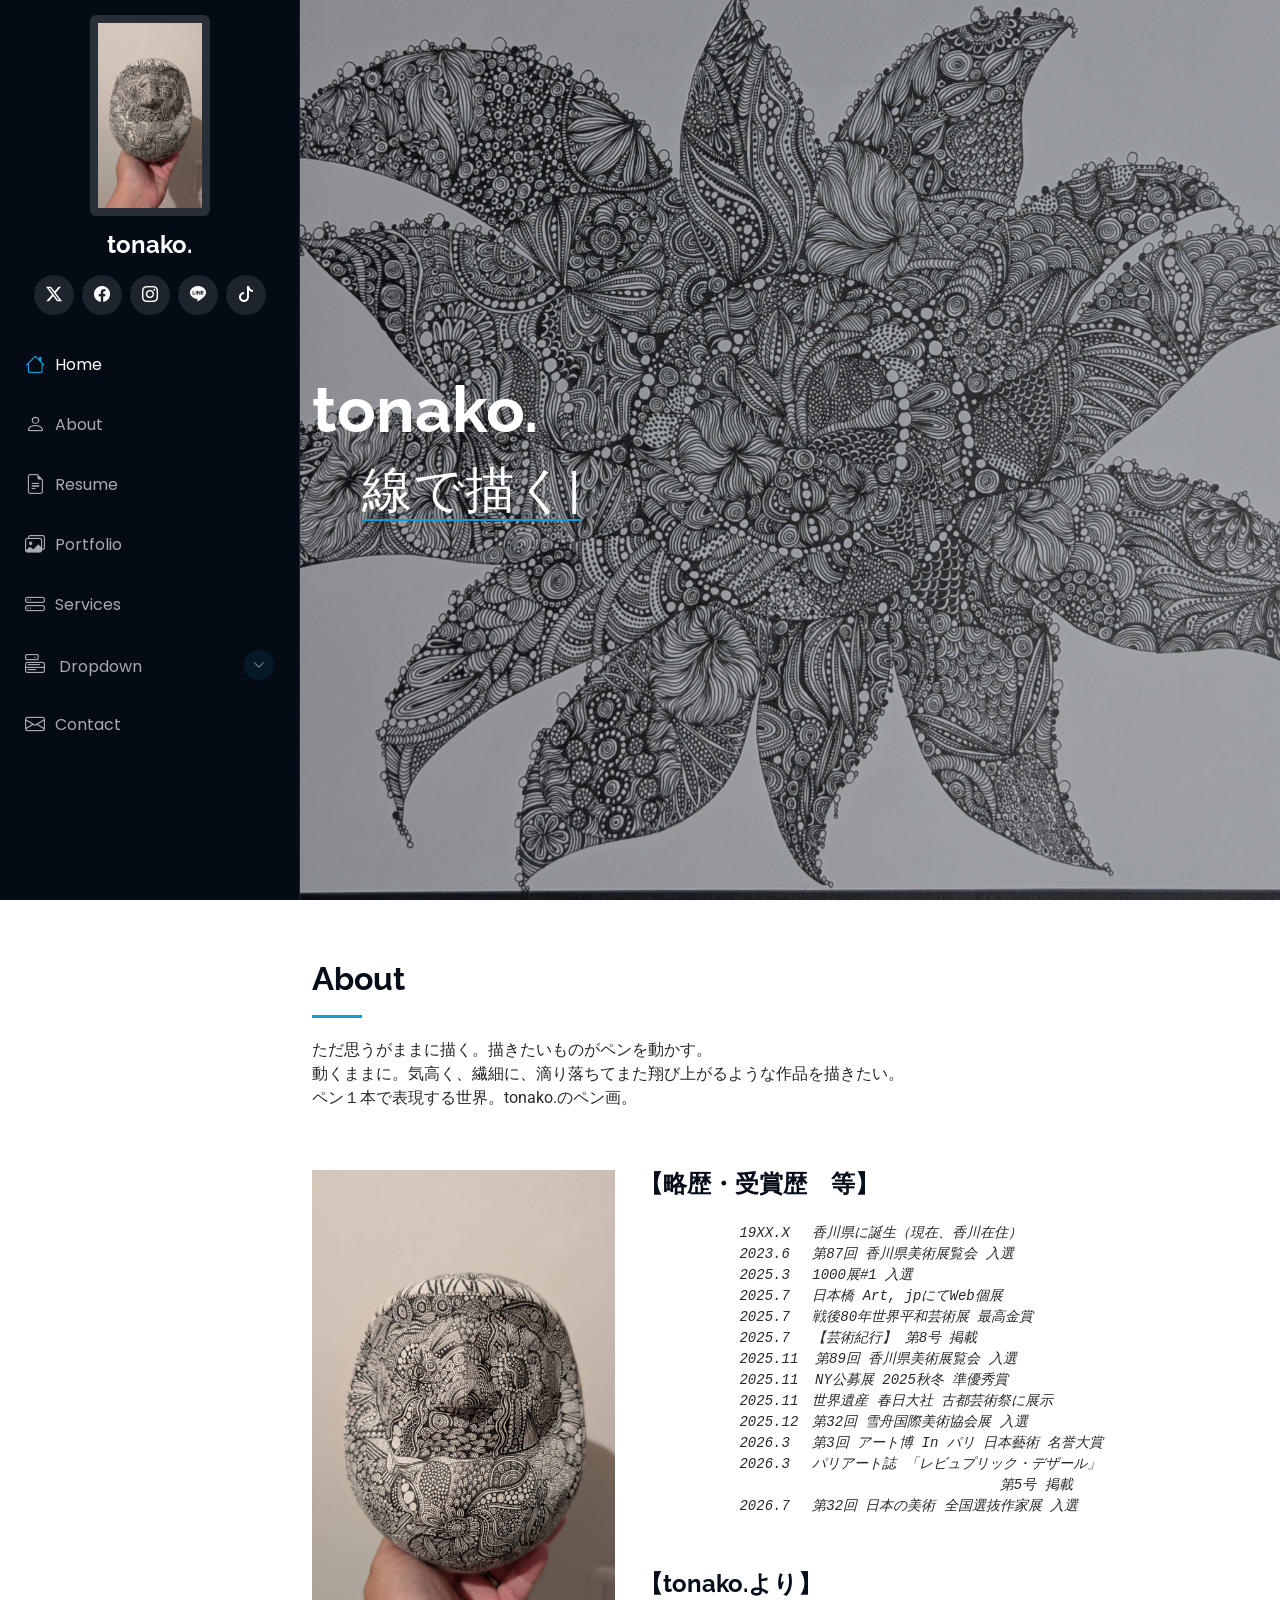
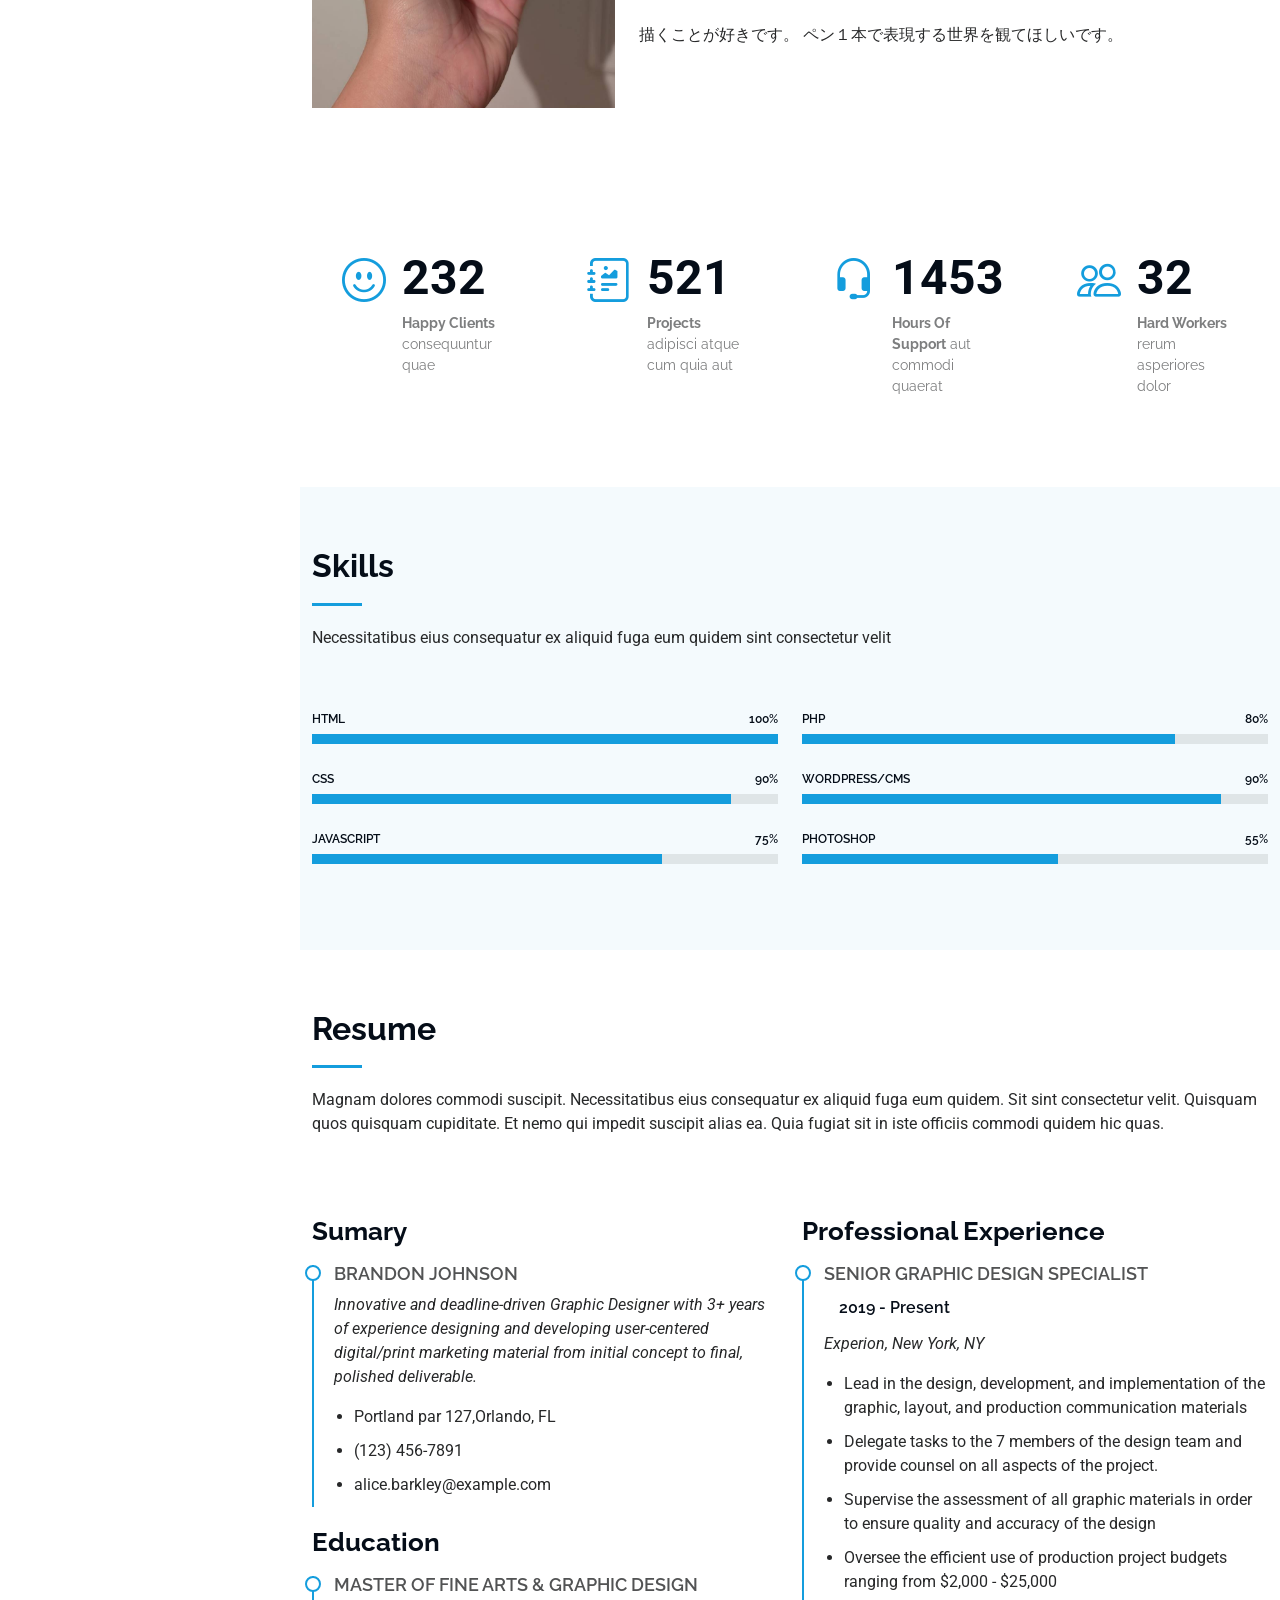
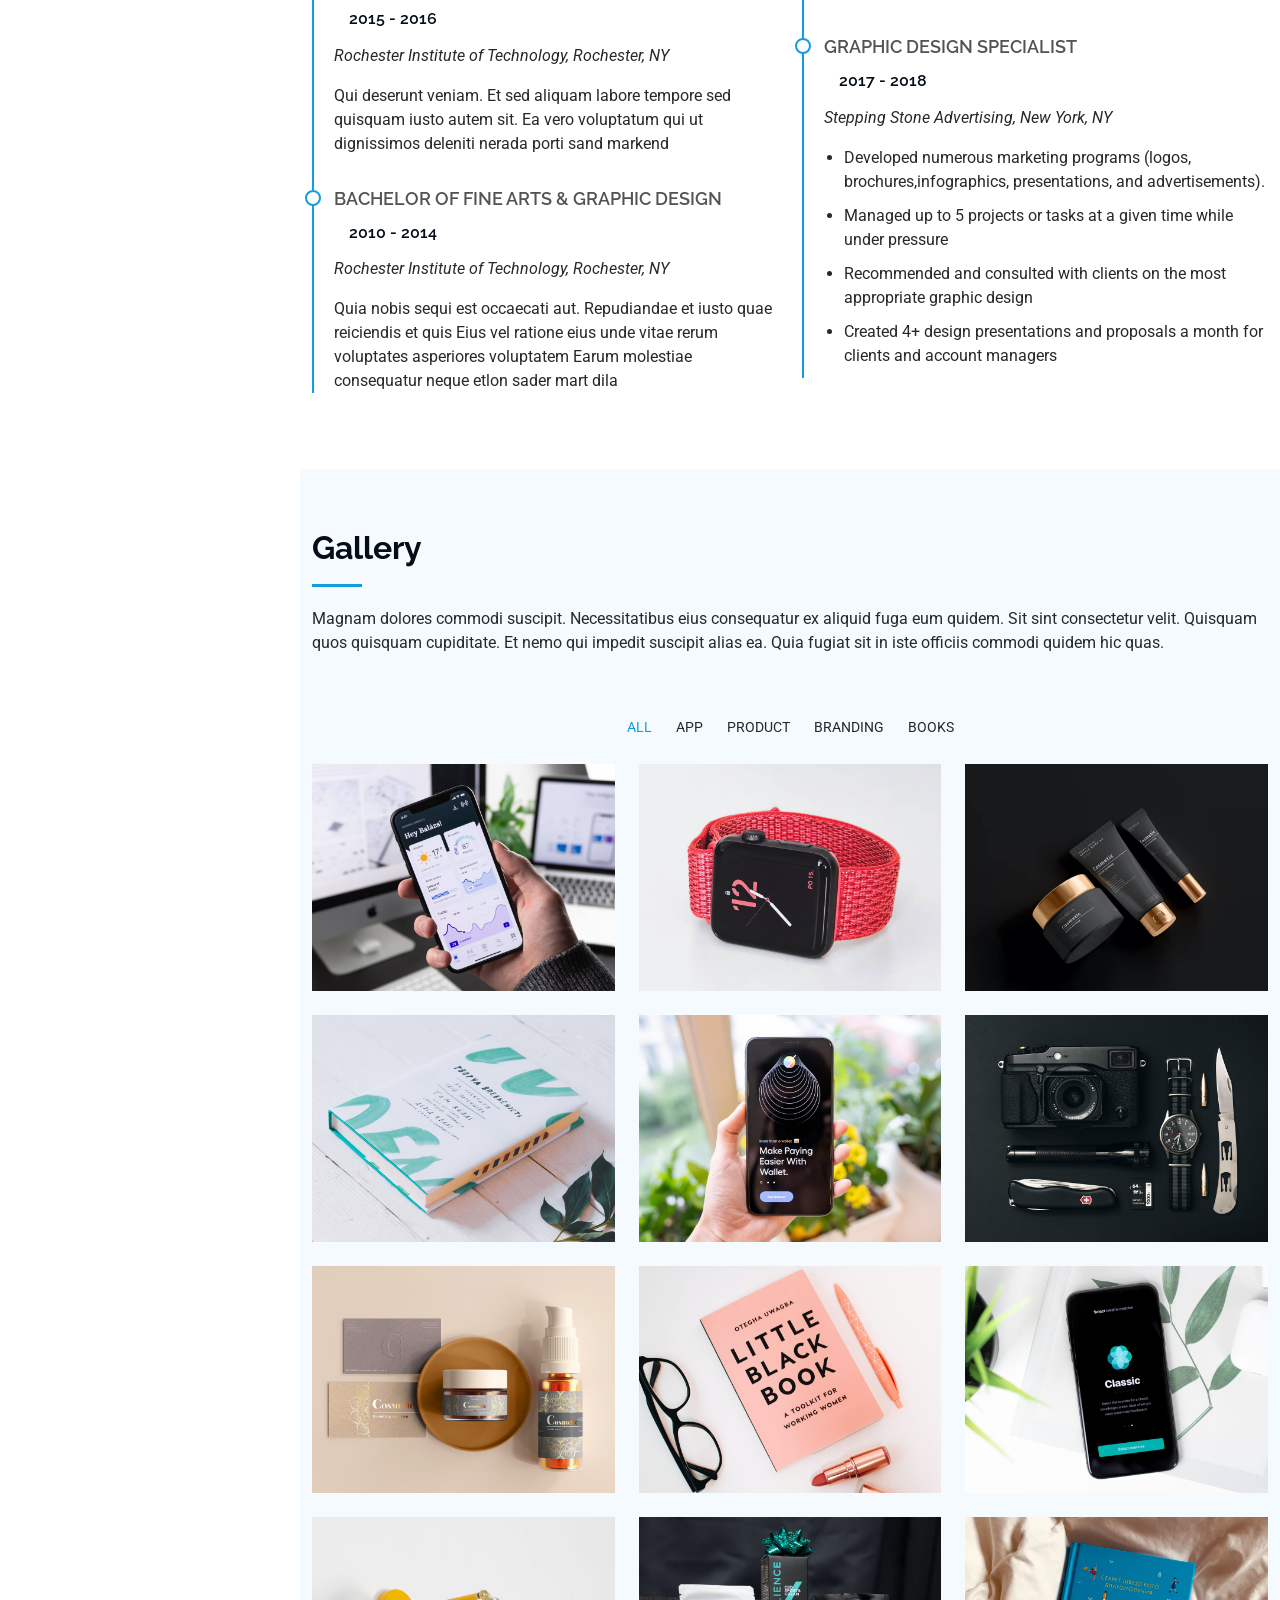
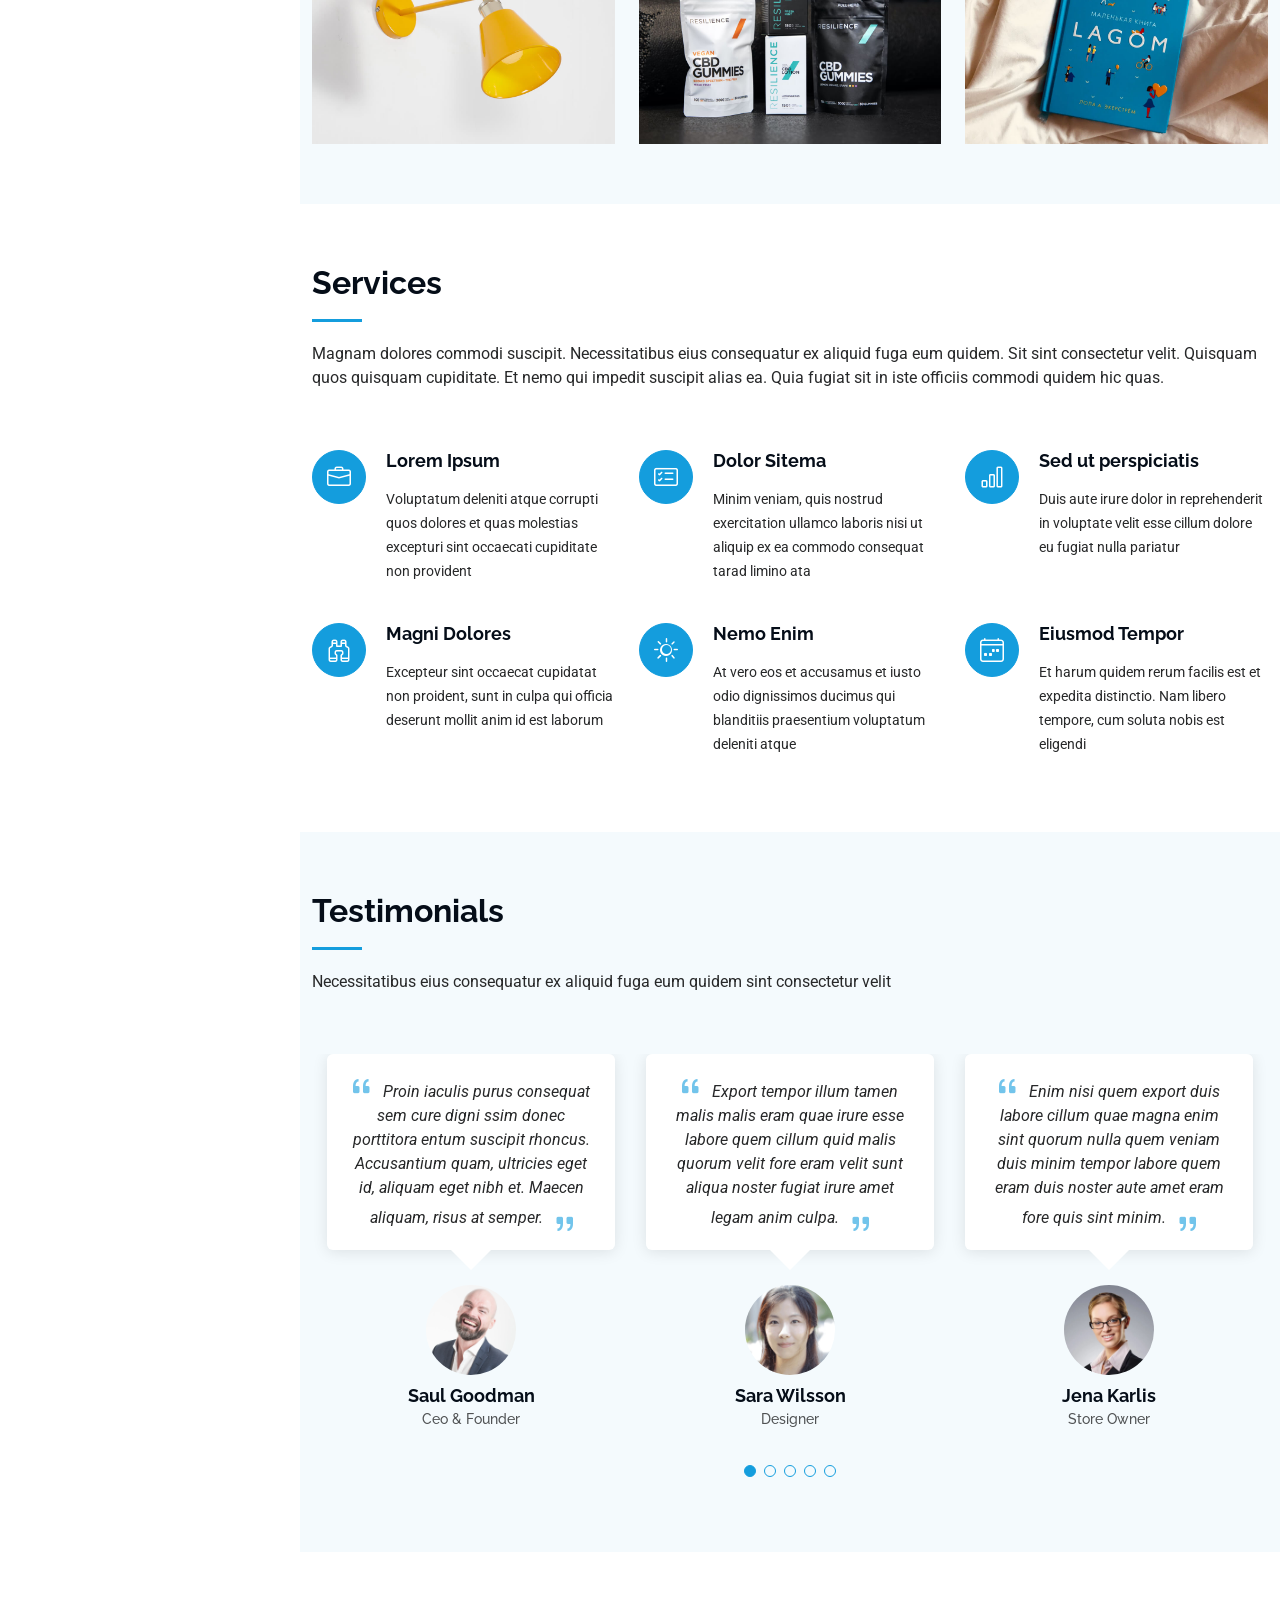
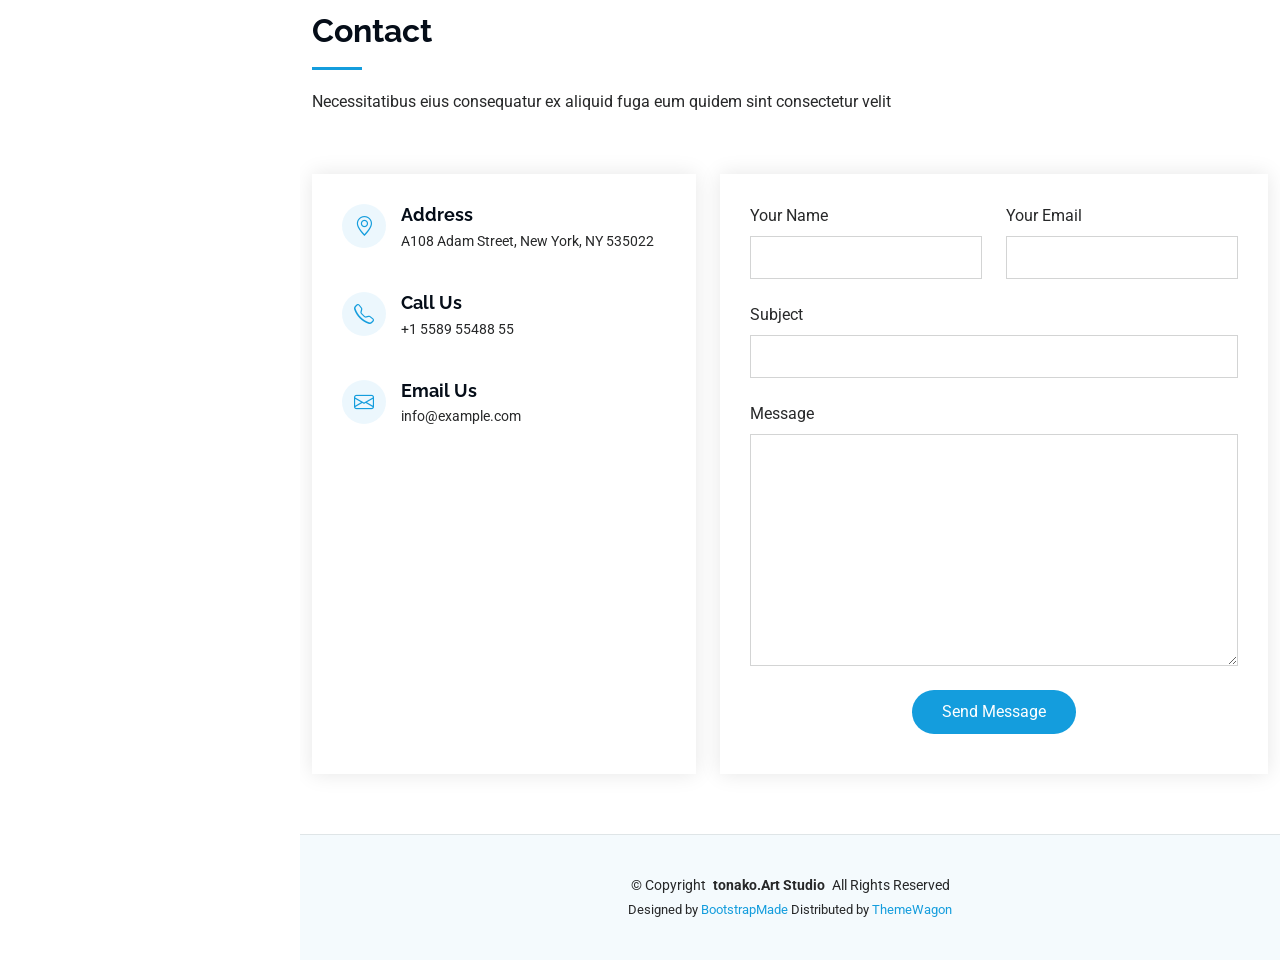
<file: index.html>
<!DOCTYPE html>
<html lang="ja">

<head>
  <meta charset="utf-8">
  <meta content="width=device-width, initial-scale=1.0" name="viewport">
  <title>tonako. - モノクロ抽象と物語</title>
  <meta content="" name="description">
  <meta content="" name="keywords">

  <!-- Favicons -->
  <link href="assets/img/favicon.png" rel="icon">
  <link href="assets/img/apple-touch-icon.png" rel="apple-touch-icon">

  <!-- Fonts -->
  <link href="https://fonts.googleapis.com/css2?family=Roboto:ital,wght@0,100;0,300;0,400;0,500;0,700;0,900;1,100;1,300;1,400;1,500;1,700;1,900&family=Poppins:ital,wght@0,100;0,200;0,300;0,400;0,500;0,600;0,700;0,800;0,900;1,100;1,200;1,300;1,400;1,500;1,600;1,700;1,800;1,900&family=Raleway:ital,wght@0,100;0,200;0,300;0,400;0,500;0,600;0,700;0,800;0,900;1,100;1,200;1,300;1,400;1,500;1,600;1,700;1,800;1,900&display=swap" rel="stylesheet">

  <!-- Vendor CSS Files -->
  <link href="assets/vendor/bootstrap/css/bootstrap.min.css" rel="stylesheet">
  <link href="assets/vendor/bootstrap-icons/bootstrap-icons.css" rel="stylesheet">
  <link href="assets/vendor/aos/aos.css" rel="stylesheet">
  <link href="assets/vendor/glightbox/css/glightbox.min.css" rel="stylesheet">
  <link href="assets/vendor/swiper/swiper-bundle.min.css" rel="stylesheet">

  <!-- Main CSS File -->
  <link href="assets/css/main.css" rel="stylesheet">

</head>

<body class="index-page">

  <header id="header" class="header dark-background d-flex flex-column">
    <i class="header-toggle d-xl-none bi bi-list"></i>

    <div class="profile-img">
      <img src="assets/img/my-profile-img.jpg" alt="" class="rounded mx-auto d-block">
    </div>

    <a href="index.html" class="logo d-flex align-items-center justify-content-center">
      <!-- Uncomment the line below if you also wish to use an image logo -->
      <!-- <img src="assets/img/logo.png" alt=""> -->
      <h1 class="sitename">tonako.</h1>
    </a>

    <div class="social-links text-center">
      <span title="x"><a href="#" class="twitter"><i class="bi bi-twitter-x"></i></a></span>
      <span title="facebook"><a href="#" class="facebook"><i class="bi bi-facebook"></i></a></span>
      <span title="instagram"><a href="#" class="instagram"><i class="bi bi-instagram"></i></a></span>
      <span title="LINE"><a href="#" class="line"><i class="bi bi-line line-icon"></i></a></span>
      <span title="tiktok"><a href="#" class="tiktok"><i class="bi bi-tiktok tiktok-icon"></i></a></span>
    </div>

    <nav id="navmenu" class="navmenu">
      <ul>
        <li><span title="トップ"><a href="#hero" class="active"><i class="b bi-house navicon"></i> Home</a></span></li>
        <li><span title="人物紹介"><a href="#about"><i class="bi bi-person navicon"></i> About</a></span></li>
        <li><span title="経歴紹介"><a href="#resume"><i class="bi bi-file-earmark-text navicon"></i> Resume</a></span></li>
        <li><span title="作品紹介"><a href="#portfolio"><i class="bi bi-images navicon"></i> Portfolio</a></span></li>
        <li><span title="サービス"><a href="#services"><i class="bi bi-hdd-stack navicon"></i> Services</a></span></li>
        <li class="dropdown"><a href="#"><span title="説明６"><i class="bi bi-menu-button navicon"></i> <span>Dropdown</span> </span><i class="bi bi-chevron-down toggle-dropdown"></i></a>
          <ul>
            <li><a href="#">Dropdown 1</a></li>
            <li class="dropdown"><a href="#"><span>Deep Dropdown</span> <i class="bi bi-chevron-down toggle-dropdown"></i></a>
              <ul>
                <li><a href="#">Deep Dropdown 1</a></li>
                <li><a href="#">Deep Dropdown 2</a></li>
                <li><a href="#">Deep Dropdown 3</a></li>
                <li><a href="#">Deep Dropdown 4</a></li>
                <li><a href="#">Deep Dropdown 5</a></li>
              </ul>
            </li>
            <li><a href="#">Dropdown 2</a></li>
            <li><a href="#">Dropdown 3</a></li>
            <li><a href="#">Dropdown 4</a></li>
          </ul>
        </li>
        <li><span title="連絡手段"><a href="#contact"><i class="bi bi-envelope navicon"></i> Contact</a></span></li>
      </ul>
    </nav>

  </header>

  <main class="main">

    <!-- Hero Section -->
    <section id="hero" class="hero section dark-background">

      <img id="slideshow" src="assets/img/pic3.jpg" alt="" data-aos="fade-in" class="">
      <div class="container" data-aos="fade-up" data-aos-delay="100">
        <h2>tonako.</h2>
        <p style="font-size: 50px;">　<span class="typed" data-typed-items="　線で描く,　創造する,　モノクロ抽象と物語"></span><span class="typed-cursor typed-cursor--blink" aria-hidden="true"></span><span class="typed-cursor typed-cursor--blink" aria-hidden="true"></span></p>
      </div>

    </section><!-- /hero Section -->

    <!-- About Section -->
    <section id="about" class="about section">

      <!-- Section Title -->
      <div class="container section-title" data-aos="fade-up">
        <h2>About</h2>
        <p>ただ思うがままに描く。描きたいものがペンを動かす。<br>動くままに。気高く、繊細に、滴り落ちてまた翔び上がるような作品を描きたい。<br>ペン１本で表現する世界。tonako.のペン画。</p>
      </div><!-- End Section Title -->

      <div class="container" data-aos="fade-up" data-aos-delay="100">

        <div class="row gy-4 justify-content-center">
          <div class="col-lg-4">
            <img src="assets/img/my-profile-img.jpg" class="img-fluid" alt="">
          </div>
          <div class="col-lg-8 content">
            <h2>【略歴・受賞歴　等】</h2>
            <pre class="fst-italic py-3">
            19XX.X 　香川県に誕生（現在、香川在住）
            2023.6 　第87回 香川県美術展覧会 入選
            2025.3 　1000展#1 入選
            2025.7 　日本橋 Art, jpにてWeb個展
            2025.7 　戦後80年世界平和芸術展 最高金賞
            2025.7 　【芸術紀行】 第8号 掲載
            2025.11  第89回 香川県美術展覧会 入選
            2025.11  NY公募展 2025秋冬 準優秀賞
            2025.11　世界遺産 春日大社 古都芸術祭に展示
            2025.12　第32回 雪舟国際美術協会展 入選
            2026.3　 第3回 アート博 In パリ 日本藝術 名誉大賞
            2026.3　 パリアート誌 「レビュプリック・デザール」
            　　　　 　　　　　　　　　　　　　　第5号 掲載
            2026.7　 第32回 日本の美術 全国選抜作家展 入選
            </pre>
            <!--<div class="row">
              <div class="col-lg-6">
                <ul>
                  <li><i class="bi bi-chevron-right"></i> <strong>Birthday:</strong> <span>1 May 1995</span></li>
                  <li><i class="bi bi-chevron-right"></i> <strong>Website:</strong> <span>www.example.com</span></li>
                  <li><i class="bi bi-chevron-right"></i> <strong>Phone:</strong> <span>+123 456 7890</span></li>
                  <li><i class="bi bi-chevron-right"></i> <strong>City:</strong> <span>New York, USA</span></li>
                </ul>
              </div>
              <div class="col-lg-6">
                <ul>
                  <li><i class="bi bi-chevron-right"></i> <strong>Age:</strong> <span>30</span></li>
                  <li><i class="bi bi-chevron-right"></i> <strong>Degree:</strong> <span>Master</span></li>
                  <li><i class="bi bi-chevron-right"></i> <strong>Email:</strong> <span>email@example.com</span></li>
                  <li><i class="bi bi-chevron-right"></i> <strong>Freelance:</strong> <span>Available</span></li>
                </ul>
              </div>
            </div>-->
            <h2>【tonako.より】</h2>
            <p class="py-3">
              描くことが好きです。
              ペン１本で表現する世界を観てほしいです。
            </p>
          </div>
        </div>

      </div>

    </section><!-- /About Section -->

    <!-- Stats Section -->
    <section id="stats" class="stats section">

      <div class="container" data-aos="fade-up" data-aos-delay="100">

        <div class="row gy-4">

          <div class="col-lg-3 col-md-6">
            <div class="stats-item">
              <i class="bi bi-emoji-smile"></i>
              <span data-purecounter-start="0" data-purecounter-end="232" data-purecounter-duration="1" class="purecounter"></span>
              <p><strong>Happy Clients</strong> <span>consequuntur quae</span></p>
            </div>
          </div><!-- End Stats Item -->

          <div class="col-lg-3 col-md-6">
            <div class="stats-item">
              <i class="bi bi-journal-richtext"></i>
              <span data-purecounter-start="0" data-purecounter-end="521" data-purecounter-duration="1" class="purecounter"></span>
              <p><strong>Projects</strong> <span>adipisci atque cum quia aut</span></p>
            </div>
          </div><!-- End Stats Item -->

          <div class="col-lg-3 col-md-6">
            <div class="stats-item">
              <i class="bi bi-headset"></i>
              <span data-purecounter-start="0" data-purecounter-end="1453" data-purecounter-duration="1" class="purecounter"></span>
              <p><strong>Hours Of Support</strong> <span>aut commodi quaerat</span></p>
            </div>
          </div><!-- End Stats Item -->

          <div class="col-lg-3 col-md-6">
            <div class="stats-item">
              <i class="bi bi-people"></i>
              <span data-purecounter-start="0" data-purecounter-end="32" data-purecounter-duration="1" class="purecounter"></span>
              <p><strong>Hard Workers</strong> <span>rerum asperiores dolor</span></p>
            </div>
          </div><!-- End Stats Item -->

        </div>

      </div>

    </section><!-- /Stats Section -->

    <!-- Skills Section -->
    <section id="skills" class="skills section light-background">

      <!-- Section Title -->
      <div class="container section-title" data-aos="fade-up">
        <h2>Skills</h2>
        <p>Necessitatibus eius consequatur ex aliquid fuga eum quidem sint consectetur velit</p>
      </div><!-- End Section Title -->

      <div class="container" data-aos="fade-up" data-aos-delay="100">

        <div class="row skills-content skills-animation">

          <div class="col-lg-6">

            <div class="progress">
              <span class="skill"><span>HTML</span> <i class="val">100%</i></span>
              <div class="progress-bar-wrap">
                <div class="progress-bar" role="progressbar" aria-valuenow="100" aria-valuemin="0" aria-valuemax="100"></div>
              </div>
            </div><!-- End Skills Item -->

            <div class="progress">
              <span class="skill"><span>CSS</span> <i class="val">90%</i></span>
              <div class="progress-bar-wrap">
                <div class="progress-bar" role="progressbar" aria-valuenow="90" aria-valuemin="0" aria-valuemax="100"></div>
              </div>
            </div><!-- End Skills Item -->

            <div class="progress">
              <span class="skill"><span>JavaScript</span> <i class="val">75%</i></span>
              <div class="progress-bar-wrap">
                <div class="progress-bar" role="progressbar" aria-valuenow="75" aria-valuemin="0" aria-valuemax="100"></div>
              </div>
            </div><!-- End Skills Item -->

          </div>

          <div class="col-lg-6">

            <div class="progress">
              <span class="skill"><span>PHP</span> <i class="val">80%</i></span>
              <div class="progress-bar-wrap">
                <div class="progress-bar" role="progressbar" aria-valuenow="80" aria-valuemin="0" aria-valuemax="100"></div>
              </div>
            </div><!-- End Skills Item -->

            <div class="progress">
              <span class="skill"><span>WordPress/CMS</span> <i class="val">90%</i></span>
              <div class="progress-bar-wrap">
                <div class="progress-bar" role="progressbar" aria-valuenow="90" aria-valuemin="0" aria-valuemax="100"></div>
              </div>
            </div><!-- End Skills Item -->

            <div class="progress">
              <span class="skill"><span>Photoshop</span> <i class="val">55%</i></span>
              <div class="progress-bar-wrap">
                <div class="progress-bar" role="progressbar" aria-valuenow="55" aria-valuemin="0" aria-valuemax="100"></div>
              </div>
            </div><!-- End Skills Item -->

          </div>

        </div>

      </div>

    </section><!-- /Skills Section -->

    <!-- Resume Section -->
    <section id="resume" class="resume section">

      <!-- Section Title -->
      <div class="container section-title" data-aos="fade-up">
        <h2>Resume</h2>
        <p>Magnam dolores commodi suscipit. Necessitatibus eius consequatur ex aliquid fuga eum quidem. Sit sint consectetur velit. Quisquam quos quisquam cupiditate. Et nemo qui impedit suscipit alias ea. Quia fugiat sit in iste officiis commodi quidem hic quas.</p>
      </div><!-- End Section Title -->

      <div class="container">

        <div class="row">

          <div class="col-lg-6" data-aos="fade-up" data-aos-delay="100">
            <h3 class="resume-title">Sumary</h3>

            <div class="resume-item pb-0">
              <h4>Brandon Johnson</h4>
              <p><em>Innovative and deadline-driven Graphic Designer with 3+ years of experience designing and developing user-centered digital/print marketing material from initial concept to final, polished deliverable.</em></p>
              <ul>
                <li>Portland par 127,Orlando, FL</li>
                <li>(123) 456-7891</li>
                <li>alice.barkley@example.com</li>
              </ul>
            </div><!-- Edn Resume Item -->

            <h3 class="resume-title">Education</h3>
            <div class="resume-item">
              <h4>Master of Fine Arts &amp; Graphic Design</h4>
              <h5>2015 - 2016</h5>
              <p><em>Rochester Institute of Technology, Rochester, NY</em></p>
              <p>Qui deserunt veniam. Et sed aliquam labore tempore sed quisquam iusto autem sit. Ea vero voluptatum qui ut dignissimos deleniti nerada porti sand markend</p>
            </div><!-- Edn Resume Item -->

            <div class="resume-item">
              <h4>Bachelor of Fine Arts &amp; Graphic Design</h4>
              <h5>2010 - 2014</h5>
              <p><em>Rochester Institute of Technology, Rochester, NY</em></p>
              <p>Quia nobis sequi est occaecati aut. Repudiandae et iusto quae reiciendis et quis Eius vel ratione eius unde vitae rerum voluptates asperiores voluptatem Earum molestiae consequatur neque etlon sader mart dila</p>
            </div><!-- Edn Resume Item -->

          </div>

          <div class="col-lg-6" data-aos="fade-up" data-aos-delay="200">
            <h3 class="resume-title">Professional Experience</h3>
            <div class="resume-item">
              <h4>Senior graphic design specialist</h4>
              <h5>2019 - Present</h5>
              <p><em>Experion, New York, NY </em></p>
              <ul>
                <li>Lead in the design, development, and implementation of the graphic, layout, and production communication materials</li>
                <li>Delegate tasks to the 7 members of the design team and provide counsel on all aspects of the project. </li>
                <li>Supervise the assessment of all graphic materials in order to ensure quality and accuracy of the design</li>
                <li>Oversee the efficient use of production project budgets ranging from $2,000 - $25,000</li>
              </ul>
            </div><!-- Edn Resume Item -->

            <div class="resume-item">
              <h4>Graphic design specialist</h4>
              <h5>2017 - 2018</h5>
              <p><em>Stepping Stone Advertising, New York, NY</em></p>
              <ul>
                <li>Developed numerous marketing programs (logos, brochures,infographics, presentations, and advertisements).</li>
                <li>Managed up to 5 projects or tasks at a given time while under pressure</li>
                <li>Recommended and consulted with clients on the most appropriate graphic design</li>
                <li>Created 4+ design presentations and proposals a month for clients and account managers</li>
              </ul>
            </div><!-- Edn Resume Item -->

          </div>

        </div>

      </div>

    </section><!-- /Resume Section -->

    <!-- Gallery Section -->
    <section id="portfolio" class="portfolio section light-background">

      <!-- Section Title -->
      <div class="container section-title" data-aos="fade-up">
        <h2>Gallery</h2>
        <p>Magnam dolores commodi suscipit. Necessitatibus eius consequatur ex aliquid fuga eum quidem. Sit sint consectetur velit. Quisquam quos quisquam cupiditate. Et nemo qui impedit suscipit alias ea. Quia fugiat sit in iste officiis commodi quidem hic quas.</p>
      </div><!-- End Section Title -->

      <div class="container">

        <div class="isotope-layout" data-default-filter="*" data-layout="masonry" data-sort="original-order">

          <ul class="portfolio-filters isotope-filters" data-aos="fade-up" data-aos-delay="100">
            <li data-filter="*" class="filter-active">All</li>
            <li data-filter=".filter-app">App</li>
            <li data-filter=".filter-product">Product</li>
            <li data-filter=".filter-branding">Branding</li>
            <li data-filter=".filter-books">Books</li>
          </ul><!-- End Gallery Filters -->

          <div class="row gy-4 isotope-container" data-aos="fade-up" data-aos-delay="200">

            <div class="col-lg-4 col-md-6 portfolio-item isotope-item filter-app">
              <div class="portfolio-content h-100">
                <img src="assets/img/portfolio/app-1.jpg" class="img-fluid" alt="">
                <div class="portfolio-info">
                  <h4>App 1</h4>
                  <p>Lorem ipsum, dolor sit amet consectetur</p>
                  <a href="assets/img/portfolio/app-1.jpg" title="App 1" data-gallery="portfolio-gallery-app" class="glightbox preview-link"><i class="bi bi-zoom-in"></i></a>
                  <a href="portfolio-details.html" title="More Details" class="details-link"><i class="bi bi-link-45deg"></i></a>
                </div>
              </div>
            </div><!-- End Portfolio Item -->

            <div class="col-lg-4 col-md-6 portfolio-item isotope-item filter-product">
              <div class="portfolio-content h-100">
                <img src="assets/img/portfolio/product-1.jpg" class="img-fluid" alt="">
                <div class="portfolio-info">
                  <h4>Product 1</h4>
                  <p>Lorem ipsum, dolor sit amet consectetur</p>
                  <a href="assets/img/portfolio/product-1.jpg" title="Product 1" data-gallery="portfolio-gallery-product" class="glightbox preview-link"><i class="bi bi-zoom-in"></i></a>
                  <a href="portfolio-details.html" title="More Details" class="details-link"><i class="bi bi-link-45deg"></i></a>
                </div>
              </div>
            </div><!-- End Portfolio Item -->

            <div class="col-lg-4 col-md-6 portfolio-item isotope-item filter-branding">
              <div class="portfolio-content h-100">
                <img src="assets/img/portfolio/branding-1.jpg" class="img-fluid" alt="">
                <div class="portfolio-info">
                  <h4>Branding 1</h4>
                  <p>Lorem ipsum, dolor sit amet consectetur</p>
                  <a href="assets/img/portfolio/branding-1.jpg" title="Branding 1" data-gallery="portfolio-gallery-branding" class="glightbox preview-link"><i class="bi bi-zoom-in"></i></a>
                  <a href="portfolio-details.html" title="More Details" class="details-link"><i class="bi bi-link-45deg"></i></a>
                </div>
              </div>
            </div><!-- End Portfolio Item -->

            <div class="col-lg-4 col-md-6 portfolio-item isotope-item filter-books">
              <div class="portfolio-content h-100">
                <img src="assets/img/portfolio/books-1.jpg" class="img-fluid" alt="">
                <div class="portfolio-info">
                  <h4>Books 1</h4>
                  <p>Lorem ipsum, dolor sit amet consectetur</p>
                  <a href="assets/img/portfolio/books-1.jpg" title="Branding 1" data-gallery="portfolio-gallery-book" class="glightbox preview-link"><i class="bi bi-zoom-in"></i></a>
                  <a href="portfolio-details.html" title="More Details" class="details-link"><i class="bi bi-link-45deg"></i></a>
                </div>
              </div>
            </div><!-- End Portfolio Item -->

            <div class="col-lg-4 col-md-6 portfolio-item isotope-item filter-app">
              <div class="portfolio-content h-100">
                <img src="assets/img/portfolio/app-2.jpg" class="img-fluid" alt="">
                <div class="portfolio-info">
                  <h4>App 2</h4>
                  <p>Lorem ipsum, dolor sit amet consectetur</p>
                  <a href="assets/img/portfolio/app-2.jpg" title="App 2" data-gallery="portfolio-gallery-app" class="glightbox preview-link"><i class="bi bi-zoom-in"></i></a>
                  <a href="portfolio-details.html" title="More Details" class="details-link"><i class="bi bi-link-45deg"></i></a>
                </div>
              </div>
            </div><!-- End Portfolio Item -->

            <div class="col-lg-4 col-md-6 portfolio-item isotope-item filter-product">
              <div class="portfolio-content h-100">
                <img src="assets/img/portfolio/product-2.jpg" class="img-fluid" alt="">
                <div class="portfolio-info">
                  <h4>Product 2</h4>
                  <p>Lorem ipsum, dolor sit amet consectetur</p>
                  <a href="assets/img/portfolio/product-2.jpg" title="Product 2" data-gallery="portfolio-gallery-product" class="glightbox preview-link"><i class="bi bi-zoom-in"></i></a>
                  <a href="portfolio-details.html" title="More Details" class="details-link"><i class="bi bi-link-45deg"></i></a>
                </div>
              </div>
            </div><!-- End Portfolio Item -->

            <div class="col-lg-4 col-md-6 portfolio-item isotope-item filter-branding">
              <div class="portfolio-content h-100">
                <img src="assets/img/portfolio/branding-2.jpg" class="img-fluid" alt="">
                <div class="portfolio-info">
                  <h4>Branding 2</h4>
                  <p>Lorem ipsum, dolor sit amet consectetur</p>
                  <a href="assets/img/portfolio/branding-2.jpg" title="Branding 2" data-gallery="portfolio-gallery-branding" class="glightbox preview-link"><i class="bi bi-zoom-in"></i></a>
                  <a href="portfolio-details.html" title="More Details" class="details-link"><i class="bi bi-link-45deg"></i></a>
                </div>
              </div>
            </div><!-- End Portfolio Item -->

            <div class="col-lg-4 col-md-6 portfolio-item isotope-item filter-books">
              <div class="portfolio-content h-100">
                <img src="assets/img/portfolio/books-2.jpg" class="img-fluid" alt="">
                <div class="portfolio-info">
                  <h4>Books 2</h4>
                  <p>Lorem ipsum, dolor sit amet consectetur</p>
                  <a href="assets/img/portfolio/books-2.jpg" title="Branding 2" data-gallery="portfolio-gallery-book" class="glightbox preview-link"><i class="bi bi-zoom-in"></i></a>
                  <a href="portfolio-details.html" title="More Details" class="details-link"><i class="bi bi-link-45deg"></i></a>
                </div>
              </div>
            </div><!-- End Portfolio Item -->

            <div class="col-lg-4 col-md-6 portfolio-item isotope-item filter-app">
              <div class="portfolio-content h-100">
                <img src="assets/img/portfolio/app-3.jpg" class="img-fluid" alt="">
                <div class="portfolio-info">
                  <h4>App 3</h4>
                  <p>Lorem ipsum, dolor sit amet consectetur</p>
                  <a href="assets/img/portfolio/app-3.jpg" title="App 3" data-gallery="portfolio-gallery-app" class="glightbox preview-link"><i class="bi bi-zoom-in"></i></a>
                  <a href="portfolio-details.html" title="More Details" class="details-link"><i class="bi bi-link-45deg"></i></a>
                </div>
              </div>
            </div><!-- End Portfolio Item -->

            <div class="col-lg-4 col-md-6 portfolio-item isotope-item filter-product">
              <div class="portfolio-content h-100">
                <img src="assets/img/portfolio/product-3.jpg" class="img-fluid" alt="">
                <div class="portfolio-info">
                  <h4>Product 3</h4>
                  <p>Lorem ipsum, dolor sit amet consectetur</p>
                  <a href="assets/img/portfolio/product-3.jpg" title="Product 3" data-gallery="portfolio-gallery-product" class="glightbox preview-link"><i class="bi bi-zoom-in"></i></a>
                  <a href="portfolio-details.html" title="More Details" class="details-link"><i class="bi bi-link-45deg"></i></a>
                </div>
              </div>
            </div><!-- End Portfolio Item -->

            <div class="col-lg-4 col-md-6 portfolio-item isotope-item filter-branding">
              <div class="portfolio-content h-100">
                <img src="assets/img/portfolio/branding-3.jpg" class="img-fluid" alt="">
                <div class="portfolio-info">
                  <h4>Branding 3</h4>
                  <p>Lorem ipsum, dolor sit amet consectetur</p>
                  <a href="assets/img/portfolio/branding-3.jpg" title="Branding 2" data-gallery="portfolio-gallery-branding" class="glightbox preview-link"><i class="bi bi-zoom-in"></i></a>
                  <a href="portfolio-details.html" title="More Details" class="details-link"><i class="bi bi-link-45deg"></i></a>
                </div>
              </div>
            </div><!-- End Portfolio Item -->

            <div class="col-lg-4 col-md-6 portfolio-item isotope-item filter-books">
              <div class="portfolio-content h-100">
                <img src="assets/img/portfolio/books-3.jpg" class="img-fluid" alt="">
                <div class="portfolio-info">
                  <h4>Books 3</h4>
                  <p>Lorem ipsum, dolor sit amet consectetur</p>
                  <a href="assets/img/portfolio/books-3.jpg" title="Branding 3" data-gallery="portfolio-gallery-book" class="glightbox preview-link"><i class="bi bi-zoom-in"></i></a>
                  <a href="portfolio-details.html" title="More Details" class="details-link"><i class="bi bi-link-45deg"></i></a>
                </div>
              </div>
            </div><!-- End Portfolio Item -->

          </div><!-- End Portfolio Container -->

        </div>

      </div>

    </section><!-- /Portfolio Section -->

    <!-- Services Section -->
    <section id="services" class="services section">

      <!-- Section Title -->
      <div class="container section-title" data-aos="fade-up">
        <h2>Services</h2>
        <p>Magnam dolores commodi suscipit. Necessitatibus eius consequatur ex aliquid fuga eum quidem. Sit sint consectetur velit. Quisquam quos quisquam cupiditate. Et nemo qui impedit suscipit alias ea. Quia fugiat sit in iste officiis commodi quidem hic quas.</p>
      </div><!-- End Section Title -->

      <div class="container">

        <div class="row gy-4">

          <div class="col-lg-4 col-md-6 service-item d-flex" data-aos="fade-up" data-aos-delay="100">
            <div class="icon flex-shrink-0"><i class="bi bi-briefcase"></i></div>
            <div>
              <h4 class="title"><a href="service-details.html" class="stretched-link">Lorem Ipsum</a></h4>
              <p class="description">Voluptatum deleniti atque corrupti quos dolores et quas molestias excepturi sint occaecati cupiditate non provident</p>
            </div>
          </div>
          <!-- End Service Item -->

          <div class="col-lg-4 col-md-6 service-item d-flex" data-aos="fade-up" data-aos-delay="200">
            <div class="icon flex-shrink-0"><i class="bi bi-card-checklist"></i></div>
            <div>
              <h4 class="title"><a href="service-details.html" class="stretched-link">Dolor Sitema</a></h4>
              <p class="description">Minim veniam, quis nostrud exercitation ullamco laboris nisi ut aliquip ex ea commodo consequat tarad limino ata</p>
            </div>
          </div><!-- End Service Item -->

          <div class="col-lg-4 col-md-6 service-item d-flex" data-aos="fade-up" data-aos-delay="300">
            <div class="icon flex-shrink-0"><i class="bi bi-bar-chart"></i></div>
            <div>
              <h4 class="title"><a href="service-details.html" class="stretched-link">Sed ut perspiciatis</a></h4>
              <p class="description">Duis aute irure dolor in reprehenderit in voluptate velit esse cillum dolore eu fugiat nulla pariatur</p>
            </div>
          </div><!-- End Service Item -->

          <div class="col-lg-4 col-md-6 service-item d-flex" data-aos="fade-up" data-aos-delay="400">
            <div class="icon flex-shrink-0"><i class="bi bi-binoculars"></i></div>
            <div>
              <h4 class="title"><a href="service-details.html" class="stretched-link">Magni Dolores</a></h4>
              <p class="description">Excepteur sint occaecat cupidatat non proident, sunt in culpa qui officia deserunt mollit anim id est laborum</p>
            </div>
          </div><!-- End Service Item -->

          <div class="col-lg-4 col-md-6 service-item d-flex" data-aos="fade-up" data-aos-delay="500">
            <div class="icon flex-shrink-0"><i class="bi bi-brightness-high"></i></div>
            <div>
              <h4 class="title"><a href="service-details.html" class="stretched-link">Nemo Enim</a></h4>
              <p class="description">At vero eos et accusamus et iusto odio dignissimos ducimus qui blanditiis praesentium voluptatum deleniti atque</p>
            </div>
          </div><!-- End Service Item -->

          <div class="col-lg-4 col-md-6 service-item d-flex" data-aos="fade-up" data-aos-delay="600">
            <div class="icon flex-shrink-0"><i class="bi bi-calendar4-week"></i></div>
            <div>
              <h4 class="title"><a href="service-details.html" class="stretched-link">Eiusmod Tempor</a></h4>
              <p class="description">Et harum quidem rerum facilis est et expedita distinctio. Nam libero tempore, cum soluta nobis est eligendi</p>
            </div>
          </div><!-- End Service Item -->

        </div>

      </div>

    </section><!-- /Services Section -->

    <!-- Testimonials Section -->
    <section id="testimonials" class="testimonials section light-background">

      <!-- Section Title -->
      <div class="container section-title" data-aos="fade-up">
        <h2>Testimonials</h2>
        <p>Necessitatibus eius consequatur ex aliquid fuga eum quidem sint consectetur velit</p>
      </div><!-- End Section Title -->

      <div class="container" data-aos="fade-up" data-aos-delay="100">

        <div class="swiper init-swiper">
          <script type="application/json" class="swiper-config">
            {
              "loop": true,
              "speed": 600,
              "autoplay": {
                "delay": 5000
              },
              "slidesPerView": "auto",
              "pagination": {
                "el": ".swiper-pagination",
                "type": "bullets",
                "clickable": true
              },
              "breakpoints": {
                "320": {
                  "slidesPerView": 1,
                  "spaceBetween": 40
                },
                "1200": {
                  "slidesPerView": 3,
                  "spaceBetween": 1
                }
              }
            }
          </script>
          <div class="swiper-wrapper">

            <div class="swiper-slide">
              <div class="testimonial-item">
                <p>
                  <i class="bi bi-quote quote-icon-left"></i>
                  <span>Proin iaculis purus consequat sem cure digni ssim donec porttitora entum suscipit rhoncus. Accusantium quam, ultricies eget id, aliquam eget nibh et. Maecen aliquam, risus at semper.</span>
                  <i class="bi bi-quote quote-icon-right"></i>
                </p>
                <img src="assets/img/testimonials/testimonials-1.jpg" class="testimonial-img" alt="">
                <h3>Saul Goodman</h3>
                <h4>Ceo &amp; Founder</h4>
              </div>
            </div><!-- End testimonial item -->

            <div class="swiper-slide">
              <div class="testimonial-item">
                <p>
                  <i class="bi bi-quote quote-icon-left"></i>
                  <span>Export tempor illum tamen malis malis eram quae irure esse labore quem cillum quid malis quorum velit fore eram velit sunt aliqua noster fugiat irure amet legam anim culpa.</span>
                  <i class="bi bi-quote quote-icon-right"></i>
                </p>
                <img src="assets/img/testimonials/testimonials-2.jpg" class="testimonial-img" alt="">
                <h3>Sara Wilsson</h3>
                <h4>Designer</h4>
              </div>
            </div><!-- End testimonial item -->

            <div class="swiper-slide">
              <div class="testimonial-item">
                <p>
                  <i class="bi bi-quote quote-icon-left"></i>
                  <span>Enim nisi quem export duis labore cillum quae magna enim sint quorum nulla quem veniam duis minim tempor labore quem eram duis noster aute amet eram fore quis sint minim.</span>
                  <i class="bi bi-quote quote-icon-right"></i>
                </p>
                <img src="assets/img/testimonials/testimonials-3.jpg" class="testimonial-img" alt="">
                <h3>Jena Karlis</h3>
                <h4>Store Owner</h4>
              </div>
            </div><!-- End testimonial item -->

            <div class="swiper-slide">
              <div class="testimonial-item">
                <p>
                  <i class="bi bi-quote quote-icon-left"></i>
                  <span>Fugiat enim eram quae cillum dolore dolor amet nulla culpa multos export minim fugiat dolor enim duis veniam ipsum anim magna sunt elit fore quem dolore labore illum veniam.</span>
                  <i class="bi bi-quote quote-icon-right"></i>
                </p>
                <img src="assets/img/testimonials/testimonials-4.jpg" class="testimonial-img" alt="">
                <h3>Matt Brandon</h3>
                <h4>Freelancer</h4>
              </div>
            </div><!-- End testimonial item -->

            <div class="swiper-slide">
              <div class="testimonial-item">
                <p>
                  <i class="bi bi-quote quote-icon-left"></i>
                  <span>Quis quorum aliqua sint quem legam fore sunt eram irure aliqua veniam tempor noster veniam sunt culpa nulla illum cillum fugiat legam esse veniam culpa fore nisi cillum quid.</span>
                  <i class="bi bi-quote quote-icon-right"></i>
                </p>
                <img src="assets/img/testimonials/testimonials-5.jpg" class="testimonial-img" alt="">
                <h3>John Larson</h3>
                <h4>Entrepreneur</h4>
              </div>
            </div><!-- End testimonial item -->

          </div>
          <div class="swiper-pagination"></div>
        </div>

      </div>

    </section><!-- /Testimonials Section -->

    <!-- Contact Section -->
    <section id="contact" class="contact section">

      <!-- Section Title -->
      <div class="container section-title" data-aos="fade-up">
        <h2>Contact</h2>
        <p>Necessitatibus eius consequatur ex aliquid fuga eum quidem sint consectetur velit</p>
      </div><!-- End Section Title -->

      <div class="container" data-aos="fade-up" data-aos-delay="100">

        <div class="row gy-4">

          <div class="col-lg-5">

            <div class="info-wrap">
              <div class="info-item d-flex" data-aos="fade-up" data-aos-delay="200">
                <i class="bi bi-geo-alt flex-shrink-0"></i>
                <div>
                  <h3>Address</h3>
                  <p>A108 Adam Street, New York, NY 535022</p>
                </div>
              </div><!-- End Info Item -->

              <div class="info-item d-flex" data-aos="fade-up" data-aos-delay="300">
                <i class="bi bi-telephone flex-shrink-0"></i>
                <div>
                  <h3>Call Us</h3>
                  <p>+1 5589 55488 55</p>
                </div>
              </div><!-- End Info Item -->

              <div class="info-item d-flex" data-aos="fade-up" data-aos-delay="400">
                <i class="bi bi-envelope flex-shrink-0"></i>
                <div>
                  <h3>Email Us</h3>
                  <p>info@example.com</p>
                </div>
              </div><!-- End Info Item -->

              <iframe src="https://www.google.com/maps/embed?pb=!1m14!1m8!1m3!1d48389.78314118045!2d-74.006138!3d40.710059!3m2!1i1024!2i768!4f13.1!3m3!1m2!1s0x89c25a22a3bda30d%3A0xb89d1fe6bc499443!2sDowntown%20Conference%20Center!5e0!3m2!1sen!2sus!4v1676961268712!5m2!1sen!2sus" frameborder="0" style="border:0; width: 100%; height: 270px;" allowfullscreen="" loading="lazy" referrerpolicy="no-referrer-when-downgrade"></iframe>
            </div>
          </div>

          <div class="col-lg-7">
            <form action="forms/contact.php" method="post" class="php-email-form" data-aos="fade-up" data-aos-delay="200">
              <div class="row gy-4">

                <div class="col-md-6">
                  <label for="name-field" class="pb-2">Your Name</label>
                  <input type="text" name="name" id="name-field" class="form-control" required="">
                </div>

                <div class="col-md-6">
                  <label for="email-field" class="pb-2">Your Email</label>
                  <input type="email" class="form-control" name="email" id="email-field" required="">
                </div>

                <div class="col-md-12">
                  <label for="subject-field" class="pb-2">Subject</label>
                  <input type="text" class="form-control" name="subject" id="subject-field" required="">
                </div>

                <div class="col-md-12">
                  <label for="message-field" class="pb-2">Message</label>
                  <textarea class="form-control" name="message" rows="10" id="message-field" required=""></textarea>
                </div>

                <div class="col-md-12 text-center">
                  <div class="loading">Loading</div>
                  <div class="error-message"></div>
                  <div class="sent-message">Your message has been sent. Thank you!</div>

                  <button type="submit">Send Message</button>
                </div>

              </div>
            </form>
          </div><!-- End Contact Form -->

        </div>

      </div>

    </section><!-- /Contact Section -->

  </main>

  <footer id="footer" class="footer position-relative light-background">

    <div class="container">
      <div class="copyright text-center ">
        <p>© <span>Copyright</span> <strong class="px-1 sitename">tonako.Art Studio</strong> <span>All Rights Reserved</span></p>
      </div>
      <div class="credits">
        <!-- All the links in the footer should remain intact. -->
        <!-- You can delete the links only if you've purchased the pro version. -->
        <!-- Licensing information: https://bootstrapmade.com/license/ -->
        <!-- Purchase the pro version with working PHP/AJAX contact form: [buy-url] -->
        Designed by <a href="https://bootstrapmade.com/">BootstrapMade</a> Distributed by <a href="https://themewagon.com">ThemeWagon</a>
      </div>
    </div>

  </footer>

  <!-- Scroll Top -->
  <a href="#" id="scroll-top" class="scroll-top d-flex align-items-center justify-content-center"><i class="bi bi-arrow-up-short"></i></a>

  <!-- Preloader -->
  <div id="preloader"></div>

  <!-- Vendor JS Files -->
  <script src="assets/vendor/bootstrap/js/bootstrap.bundle.min.js"></script>
  <script src="assets/vendor/php-email-form/validate.js"></script>
  <script src="assets/vendor/aos/aos.js"></script>
  <script src="assets/vendor/typed.js/typed.umd.js"></script>
  <script src="assets/vendor/purecounter/purecounter_vanilla.js"></script>
  <script src="assets/vendor/waypoints/noframework.waypoints.js"></script>
  <script src="assets/vendor/glightbox/js/glightbox.min.js"></script>
  <script src="assets/vendor/imagesloaded/imagesloaded.pkgd.min.js"></script>
  <script src="assets/vendor/isotope-layout/isotope.pkgd.min.js"></script>
  <script src="assets/vendor/swiper/swiper-bundle.min.js"></script>

  <!-- Main JS File -->
  <script src="assets/js/main.js"></script>

</body>

</html>
</file>
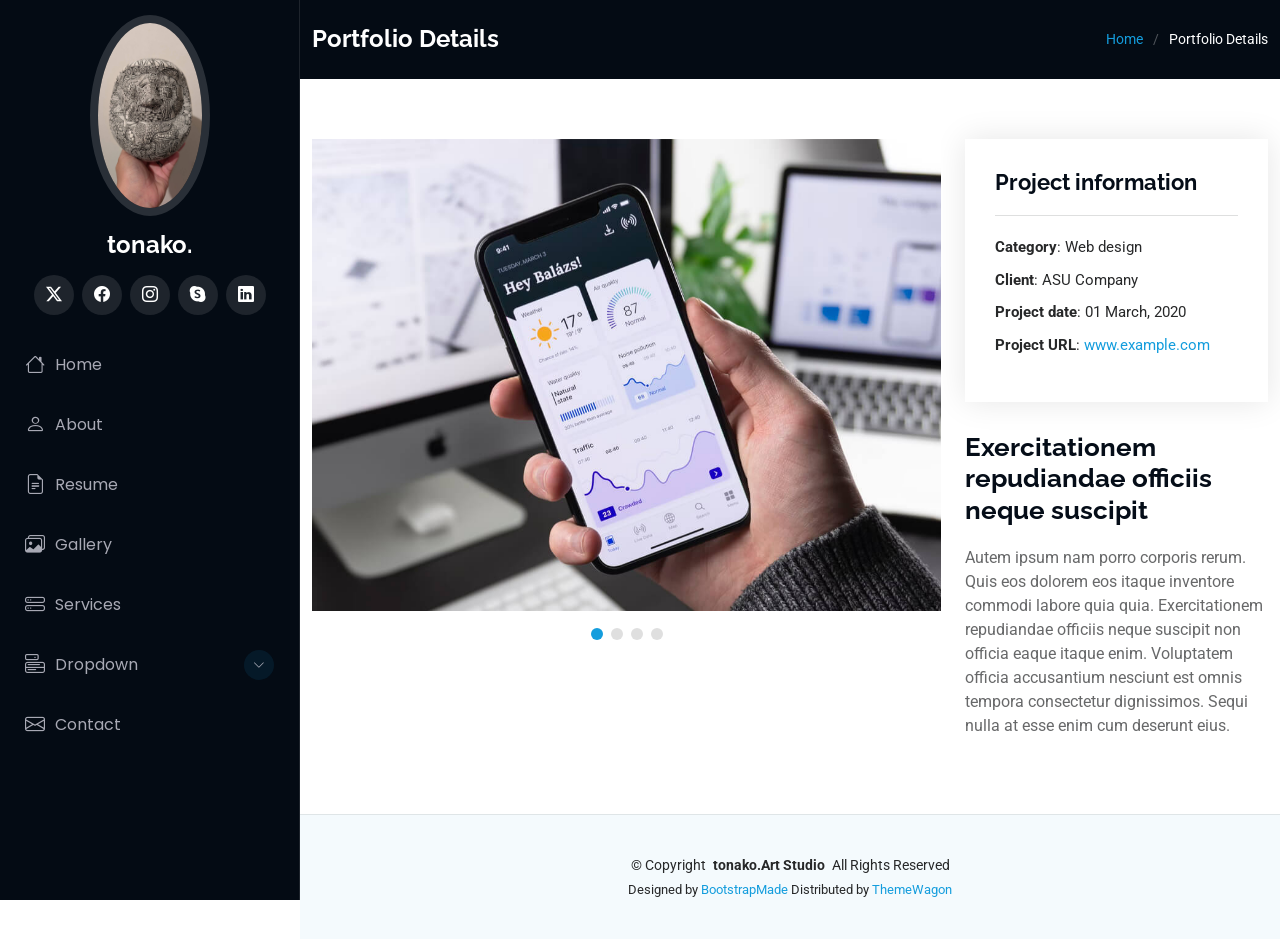
<file: portfolio-details.html>
<!DOCTYPE html>
<html lang="ja">

<head>
  <meta charset="utf-8">
  <meta content="width=device-width, initial-scale=1.0" name="viewport">
  <title>tonako. - モノクロ抽象と物語</title>
  <meta content="" name="description">
  <meta content="" name="keywords">

  <!-- Favicons -->
  <link href="assets/img/favicon.png" rel="icon">
  <link href="assets/img/apple-touch-icon.png" rel="apple-touch-icon">

  <!-- Fonts -->
  <link href="https://fonts.googleapis.com" rel="preconnect">
  <link href="https://fonts.gstatic.com" rel="preconnect" crossorigin>
  <link href="https://fonts.googleapis.com/css2?family=Roboto:ital,wght@0,100;0,300;0,400;0,500;0,700;0,900;1,100;1,300;1,400;1,500;1,700;1,900&family=Poppins:ital,wght@0,100;0,200;0,300;0,400;0,500;0,600;0,700;0,800;0,900;1,100;1,200;1,300;1,400;1,500;1,600;1,700;1,800;1,900&family=Raleway:ital,wght@0,100;0,200;0,300;0,400;0,500;0,600;0,700;0,800;0,900;1,100;1,200;1,300;1,400;1,500;1,600;1,700;1,800;1,900&display=swap" rel="stylesheet">

  <!-- Vendor CSS Files -->
  <link href="assets/vendor/bootstrap/css/bootstrap.min.css" rel="stylesheet">
  <link href="assets/vendor/bootstrap-icons/bootstrap-icons.css" rel="stylesheet">
  <link href="assets/vendor/aos/aos.css" rel="stylesheet">
  <link href="assets/vendor/glightbox/css/glightbox.min.css" rel="stylesheet">
  <link href="assets/vendor/swiper/swiper-bundle.min.css" rel="stylesheet">

  <!-- Main CSS File -->
  <link href="assets/css/main.css" rel="stylesheet">

</head>

<body class="portfolio-details-page">

  <header id="header" class="header dark-background d-flex flex-column">
    <i class="header-toggle d-xl-none bi bi-list"></i>

    <div class="profile-img">
      <img src="assets/img/my-profile-img.jpg" alt="" class="img-fluid rounded-circle">
    </div>

    <a href="index.html" class="logo d-flex align-items-center justify-content-center">
      <!-- Uncomment the line below if you also wish to use an image logo -->
      <!-- <img src="assets/img/logo.png" alt=""> -->
      <h1 class="sitename">tonako.</h1>
    </a>

    <div class="social-links text-center">
      <a href="#" class="twitter"><i class="bi bi-twitter-x"></i></a>
      <a href="#" class="facebook"><i class="bi bi-facebook"></i></a>
      <a href="#" class="instagram"><i class="bi bi-instagram"></i></a>
      <a href="#" class="google-plus"><i class="bi bi-skype"></i></a>
      <a href="#" class="linkedin"><i class="bi bi-linkedin"></i></a>
    </div>

    <nav id="navmenu" class="navmenu">
      <ul>
        <li><a href="#hero"><i class="bi bi-house navicon"></i>Home</a></li>
        <li><a href="#about"><i class="bi bi-person navicon"></i> About</a></li>
        <li><a href="#resume"><i class="bi bi-file-earmark-text navicon"></i> Resume</a></li>
        <li><a href="#portfolio"><i class="bi bi-images navicon"></i> Gallery</a></li>
        <li><a href="#services"><i class="bi bi-hdd-stack navicon"></i> Services</a></li>
        <li class="dropdown"><a href="#"><i class="bi bi-menu-button navicon"></i> <span>Dropdown</span> <i class="bi bi-chevron-down toggle-dropdown"></i></a>
          <ul>
            <li><a href="#">Dropdown 1</a></li>
            <li class="dropdown"><a href="#"><span>Deep Dropdown</span> <i class="bi bi-chevron-down toggle-dropdown"></i></a>
              <ul>
                <li><a href="#">Deep Dropdown 1</a></li>
                <li><a href="#">Deep Dropdown 2</a></li>
                <li><a href="#">Deep Dropdown 3</a></li>
                <li><a href="#">Deep Dropdown 4</a></li>
                <li><a href="#">Deep Dropdown 5</a></li>
              </ul>
            </li>
            <li><a href="#">Dropdown 2</a></li>
            <li><a href="#">Dropdown 3</a></li>
            <li><a href="#">Dropdown 4</a></li>
          </ul>
        </li>
        <li><a href="#contact"><i class="bi bi-envelope navicon"></i> Contact</a></li>
      </ul>
    </nav>

  </header>

  <main class="main">

    <!-- Page Title -->
    <div class="page-title dark-background">
      <div class="container d-lg-flex justify-content-between align-items-center">
        <h1 class="mb-2 mb-lg-0">Portfolio Details</h1>
        <nav class="breadcrumbs">
          <ol>
            <li><a href="index.html">Home</a></li>
            <li class="current">Portfolio Details</li>
          </ol>
        </nav>
      </div>
    </div><!-- End Page Title -->

    <!-- Portfolio Details Section -->
    <section id="portfolio-details" class="portfolio-details section">

      <div class="container" data-aos="fade-up" data-aos-delay="100">

        <div class="row gy-4">

          <div class="col-lg-8">
            <div class="portfolio-details-slider swiper init-swiper">

              <script type="application/json" class="swiper-config">
                {
                  "loop": true,
                  "speed": 600,
                  "autoplay": {
                    "delay": 5000
                  },
                  "slidesPerView": "auto",
                  "pagination": {
                    "el": ".swiper-pagination",
                    "type": "bullets",
                    "clickable": true
                  }
                }
              </script>

              <div class="swiper-wrapper align-items-center">

                <div class="swiper-slide">
                  <img src="assets/img/portfolio/app-1.jpg" alt="">
                </div>

                <div class="swiper-slide">
                  <img src="assets/img/portfolio/product-1.jpg" alt="">
                </div>

                <div class="swiper-slide">
                  <img src="assets/img/portfolio/branding-1.jpg" alt="">
                </div>

                <div class="swiper-slide">
                  <img src="assets/img/portfolio/books-1.jpg" alt="">
                </div>

              </div>
              <div class="swiper-pagination"></div>
            </div>
          </div>

          <div class="col-lg-4">
            <div class="portfolio-info" data-aos="fade-up" data-aos-delay="200">
              <h3>Project information</h3>
              <ul>
                <li><strong>Category</strong>: Web design</li>
                <li><strong>Client</strong>: ASU Company</li>
                <li><strong>Project date</strong>: 01 March, 2020</li>
                <li><strong>Project URL</strong>: <a href="#">www.example.com</a></li>
              </ul>
            </div>
            <div class="portfolio-description" data-aos="fade-up" data-aos-delay="300">
              <h2>Exercitationem repudiandae officiis neque suscipit</h2>
              <p>
                Autem ipsum nam porro corporis rerum. Quis eos dolorem eos itaque inventore commodi labore quia quia. Exercitationem repudiandae officiis neque suscipit non officia eaque itaque enim. Voluptatem officia accusantium nesciunt est omnis tempora consectetur dignissimos. Sequi nulla at esse enim cum deserunt eius.
              </p>
            </div>
          </div>

        </div>

      </div>

    </section><!-- /Portfolio Details Section -->

  </main>

  <footer id="footer" class="footer position-relative light-background">

    <div class="container">
      <div class="copyright text-center ">
        <p>© <span>Copyright</span> <strong class="px-1 sitename">tonako.Art Studio</strong> <span>All Rights Reserved</span></p>
      </div>
      <div class="credits">
        <!-- All the links in the footer should remain intact. -->
        <!-- You can delete the links only if you've purchased the pro version. -->
        <!-- Licensing information: https://bootstrapmade.com/license/ -->
        <!-- Purchase the pro version with working PHP/AJAX contact form: [buy-url] -->
        Designed by <a href="https://bootstrapmade.com/">BootstrapMade</a> Distributed by <a href="https://themewagon.com">ThemeWagon</a>
      </div>
    </div>

  </footer>

  <!-- Scroll Top -->
  <a href="#" id="scroll-top" class="scroll-top d-flex align-items-center justify-content-center"><i class="bi bi-arrow-up-short"></i></a>

  <!-- Preloader -->
  <div id="preloader"></div>

  <!-- Vendor JS Files -->
  <script src="assets/vendor/bootstrap/js/bootstrap.bundle.min.js"></script>
  <script src="assets/vendor/php-email-form/validate.js"></script>
  <script src="assets/vendor/aos/aos.js"></script>
  <script src="assets/vendor/typed.js/typed.umd.js"></script>
  <script src="assets/vendor/purecounter/purecounter_vanilla.js"></script>
  <script src="assets/vendor/waypoints/noframework.waypoints.js"></script>
  <script src="assets/vendor/glightbox/js/glightbox.min.js"></script>
  <script src="assets/vendor/imagesloaded/imagesloaded.pkgd.min.js"></script>
  <script src="assets/vendor/isotope-layout/isotope.pkgd.min.js"></script>
  <script src="assets/vendor/swiper/swiper-bundle.min.js"></script>

  <!-- Main JS File -->
  <script src="assets/js/main.js"></script>

</body>

</html>
</file>
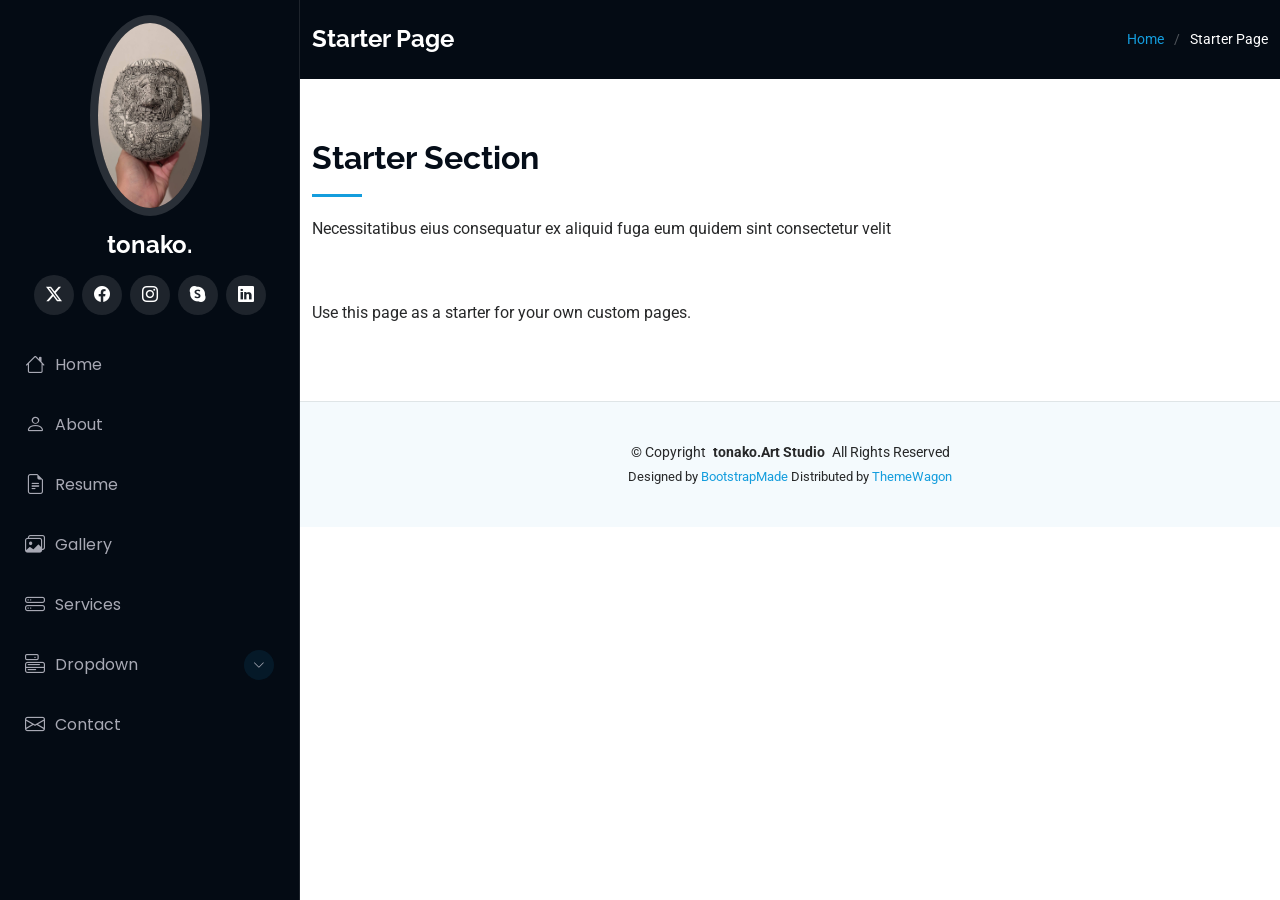
<file: starter-page.html>
<!DOCTYPE html>
<html lang="ja">

<head>
  <meta charset="utf-8">
  <meta content="width=device-width, initial-scale=1.0" name="viewport">
  <title>tonako. - モノクロ抽象と物語</title>
  <meta content="" name="description">
  <meta content="" name="keywords">

  <!-- Favicons -->
  <link href="assets/img/favicon.png" rel="icon">
  <link href="assets/img/apple-touch-icon.png" rel="apple-touch-icon">

  <!-- Fonts -->
  <link href="https://fonts.googleapis.com" rel="preconnect">
  <link href="https://fonts.gstatic.com" rel="preconnect" crossorigin>
  <link href="https://fonts.googleapis.com/css2?family=Roboto:ital,wght@0,100;0,300;0,400;0,500;0,700;0,900;1,100;1,300;1,400;1,500;1,700;1,900&family=Poppins:ital,wght@0,100;0,200;0,300;0,400;0,500;0,600;0,700;0,800;0,900;1,100;1,200;1,300;1,400;1,500;1,600;1,700;1,800;1,900&family=Raleway:ital,wght@0,100;0,200;0,300;0,400;0,500;0,600;0,700;0,800;0,900;1,100;1,200;1,300;1,400;1,500;1,600;1,700;1,800;1,900&display=swap" rel="stylesheet">

  <!-- Vendor CSS Files -->
  <link href="assets/vendor/bootstrap/css/bootstrap.min.css" rel="stylesheet">
  <link href="assets/vendor/bootstrap-icons/bootstrap-icons.css" rel="stylesheet">
  <link href="assets/vendor/aos/aos.css" rel="stylesheet">
  <link href="assets/vendor/glightbox/css/glightbox.min.css" rel="stylesheet">
  <link href="assets/vendor/swiper/swiper-bundle.min.css" rel="stylesheet">

  <!-- Main CSS File -->
  <link href="assets/css/main.css" rel="stylesheet">

</head>

<body class="starter-page-page">

  <header id="header" class="header dark-background d-flex flex-column">
    <i class="header-toggle d-xl-none bi bi-list"></i>

    <div class="profile-img">
      <img src="assets/img/my-profile-img.jpg" alt="" class="img-fluid rounded-circle">
    </div>

    <a href="index.html" class="logo d-flex align-items-center justify-content-center">
      <!-- Uncomment the line below if you also wish to use an image logo -->
      <!-- <img src="assets/img/logo.png" alt=""> -->
      <h1 class="sitename">tonako.</h1>
    </a>

    <div class="social-links text-center">
      <a href="#" class="twitter"><i class="bi bi-twitter-x"></i></a>
      <a href="#" class="facebook"><i class="bi bi-facebook"></i></a>
      <a href="#" class="instagram"><i class="bi bi-instagram"></i></a>
      <a href="#" class="google-plus"><i class="bi bi-skype"></i></a>
      <a href="#" class="linkedin"><i class="bi bi-linkedin"></i></a>
    </div>

    <nav id="navmenu" class="navmenu">
      <ul>
        <li><a href="#hero"><i class="bi bi-house navicon"></i>Home</a></li>
        <li><a href="#about"><i class="bi bi-person navicon"></i> About</a></li>
        <li><a href="#resume"><i class="bi bi-file-earmark-text navicon"></i> Resume</a></li>
        <li><a href="#portfolio"><i class="bi bi-images navicon"></i> Gallery</a></li>
        <li><a href="#services"><i class="bi bi-hdd-stack navicon"></i> Services</a></li>
        <li class="dropdown"><a href="#"><i class="bi bi-menu-button navicon"></i> <span>Dropdown</span> <i class="bi bi-chevron-down toggle-dropdown"></i></a>
          <ul>
            <li><a href="#">Dropdown 1</a></li>
            <li class="dropdown"><a href="#"><span>Deep Dropdown</span> <i class="bi bi-chevron-down toggle-dropdown"></i></a>
              <ul>
                <li><a href="#">Deep Dropdown 1</a></li>
                <li><a href="#">Deep Dropdown 2</a></li>
                <li><a href="#">Deep Dropdown 3</a></li>
                <li><a href="#">Deep Dropdown 4</a></li>
                <li><a href="#">Deep Dropdown 5</a></li>
              </ul>
            </li>
            <li><a href="#">Dropdown 2</a></li>
            <li><a href="#">Dropdown 3</a></li>
            <li><a href="#">Dropdown 4</a></li>
          </ul>
        </li>
        <li><a href="#contact"><i class="bi bi-envelope navicon"></i> Contact</a></li>
      </ul>
    </nav>

  </header>

  <main class="main">

    <!-- Page Title -->
    <div class="page-title dark-background">
      <div class="container d-lg-flex justify-content-between align-items-center">
        <h1 class="mb-2 mb-lg-0">Starter Page</h1>
        <nav class="breadcrumbs">
          <ol>
            <li><a href="index.html">Home</a></li>
            <li class="current">Starter Page</li>
          </ol>
        </nav>
      </div>
    </div><!-- End Page Title -->

    <!-- Starter Section Section -->
    <section id="starter-section" class="starter-section section">

      <!-- Section Title -->
      <div class="container section-title" data-aos="fade-up">
        <h2>Starter Section</h2>
        <p>Necessitatibus eius consequatur ex aliquid fuga eum quidem sint consectetur velit</p>
      </div><!-- End Section Title -->

      <div class="container" data-aos="fade-up">
        <p>Use this page as a starter for your own custom pages.</p>
      </div>

    </section><!-- /Starter Section Section -->

  </main>

  <footer id="footer" class="footer position-relative light-background">

    <div class="container">
      <div class="copyright text-center ">
        <p>© <span>Copyright</span> <strong class="px-1 sitename">tonako.Art Studio</strong> <span>All Rights Reserved</span></p>
      </div>
      <div class="credits">
        <!-- All the links in the footer should remain intact. -->
        <!-- You can delete the links only if you've purchased the pro version. -->
        <!-- Licensing information: https://bootstrapmade.com/license/ -->
        <!-- Purchase the pro version with working PHP/AJAX contact form: [buy-url] -->
        Designed by <a href="https://bootstrapmade.com/">BootstrapMade</a> Distributed by <a href="https://themewagon.com">ThemeWagon</a>
      </div>
    </div>

  </footer>

  <!-- Scroll Top -->
  <a href="#" id="scroll-top" class="scroll-top d-flex align-items-center justify-content-center"><i class="bi bi-arrow-up-short"></i></a>

  <!-- Preloader -->
  <div id="preloader"></div>

  <!-- Vendor JS Files -->
  <script src="assets/vendor/bootstrap/js/bootstrap.bundle.min.js"></script>
  <script src="assets/vendor/php-email-form/validate.js"></script>
  <script src="assets/vendor/aos/aos.js"></script>
  <script src="assets/vendor/typed.js/typed.umd.js"></script>
  <script src="assets/vendor/purecounter/purecounter_vanilla.js"></script>
  <script src="assets/vendor/waypoints/noframework.waypoints.js"></script>
  <script src="assets/vendor/glightbox/js/glightbox.min.js"></script>
  <script src="assets/vendor/imagesloaded/imagesloaded.pkgd.min.js"></script>
  <script src="assets/vendor/isotope-layout/isotope.pkgd.min.js"></script>
  <script src="assets/vendor/swiper/swiper-bundle.min.js"></script>

  <!-- Main JS File -->
  <script src="assets/js/main.js"></script>

</body>

</html>
</file>
<file: assets/css/main.css>
/**
* Template Name: tonako
* Template URL: https://bootstrapmade.com/iportfolio-bootstrap-portfolio-websites-template/
* Updated: Jun 29 2024 with Bootstrap v5.3.3
* Author: BootstrapMade.com
* License: https://bootstrapmade.com/license/
*/

/*--------------------------------------------------------------
# Font & Color Variables
# Help: https://bootstrapmade.com/color-system/
--------------------------------------------------------------*/
/* Fonts */
:root {
  --default-font: "Roboto",  system-ui, -apple-system, "Segoe UI", Roboto, "Helvetica Neue", Arial, "Noto Sans", "Liberation Sans", sans-serif, "Apple Color Emoji", "Segoe UI Emoji", "Segoe UI Symbol", "Noto Color Emoji";
  --heading-font: "Raleway",  sans-serif;
  --nav-font: "Poppins",  sans-serif;
}

/* Global Colors - The following color variables are used throughout the website. Updating them here will change the color scheme of the entire website */
:root { 
  --background-color: #ffffff; /* Background color for the entire website, including individual sections */
  --default-color: #272829; /* Default color used for the majority of the text content across the entire website */
  --heading-color: #050d18; /* Color for headings, subheadings and title throughout the website */
  --accent-color: #149ddd; /* Accent color that represents your brand on the website. It's used for buttons, links, and other elements that need to stand out */
  --surface-color: #ffffff; /* The surface color is used as a background of boxed elements within sections, such as cards, icon boxes, or other elements that require a visual separation from the global background. */
  --contrast-color: #ffffff; /* Contrast color for text, ensuring readability against backgrounds of accent, heading, or default colors. */
}

/* Nav Menu Colors - The following color variables are used specifically for the navigation menu. They are separate from the global colors to allow for more customization options */
:root {
  --nav-color: #a8a9b4;  /* The default color of the main navmenu links */
  --nav-hover-color: #ffffff; /* Applied to main navmenu links when they are hovered over or active */
  --nav-mobile-background-color: #040b14; /* Used as the background color for mobile navigation menu */
  --nav-dropdown-background-color: #040b14; /* Used as the background color for dropdown items that appear when hovering over primary navigation items */
  --nav-dropdown-color: #a8a9b4; /* Used for navigation links of the dropdown items in the navigation menu. */
  --nav-dropdown-hover-color: #ffffff; /* Similar to --nav-hover-color, this color is applied to dropdown navigation links when they are hovered over. */
}

/* Color Presets - These classes override global colors when applied to any section or element, providing reuse of the sam color scheme. */

.light-background {
  --background-color: #f4fafd;
  --surface-color: #ffffff;
}

.dark-background {
  --background-color: #040b14;
  --default-color: #ffffff;
  --heading-color: #ffffff;
  --surface-color: #151f2b;
  --contrast-color: #ffffff;
}

/* Smooth scroll */
:root {
  scroll-behavior: smooth;
}

/*--------------------------------------------------------------
# General Styling & Shared Classes
--------------------------------------------------------------*/
body {
  color: var(--default-color);
  background-color: var(--background-color);
  font-family: var(--default-font);
}

a {
  color: var(--accent-color);
  text-decoration: none;
  transition: 0.3s;
}

a:hover {
  color: color-mix(in srgb, var(--accent-color), transparent 25%);
  text-decoration: none;
}

h1,
h2,
h3,
h4,
h5,
h6 {
  color: var(--heading-color);
  font-family: var(--heading-font);
}

/* PHP Email Form Messages
------------------------------*/
.php-email-form .error-message {
  display: none;
  background: #df1529;
  color: #ffffff;
  text-align: left;
  padding: 15px;
  margin-bottom: 24px;
  font-weight: 600;
}

.php-email-form .sent-message {
  display: none;
  color: #ffffff;
  background: #059652;
  text-align: center;
  padding: 15px;
  margin-bottom: 24px;
  font-weight: 600;
}

.php-email-form .loading {
  display: none;
  background: var(--surface-color);
  text-align: center;
  padding: 15px;
  margin-bottom: 24px;
}

.php-email-form .loading:before {
  content: "";
  display: inline-block;
  border-radius: 50%;
  width: 24px;
  height: 24px;
  margin: 0 10px -6px 0;
  border: 3px solid var(--accent-color);
  border-top-color: var(--surface-color);
  animation: php-email-form-loading 1s linear infinite;
}

@keyframes php-email-form-loading {
  0% {
    transform: rotate(0deg);
  }

  100% {
    transform: rotate(360deg);
  }
}

/*--------------------------------------------------------------
# Global Header
--------------------------------------------------------------*/
.header {
  color: var(--default-color);
  background-color: var(--background-color);
  position: fixed;
  top: 0;
  left: 0;
  bottom: 0;
  padding: 0 15px;
  width: 300px;
  transition: all ease-in-out 0.3s;
  overflow-y: auto;
  z-index: 997;
  border-right: 1px solid color-mix(in srgb, var(--default-color), transparent 90%);
}

.header .profile-img img {
  margin: 15px auto;
  display: block;
  width: 120px;
  border: 8px solid color-mix(in srgb, var(--default-color), transparent 85%);
}

.header .logo {
  line-height: 1;
  margin-bottom: 15px;
}

.header .logo img {
  max-height: 32px;
  margin-right: 8px;
}

.header .logo h1 {
  font-size: 24px;
  margin: 0;
  font-weight: 700;
  color: var(--heading-color);
}

.header .social-links {
  margin: 0 0 20px 0;
}

.header .social-links a {
  font-size: 16px;
  display: inline-flex;
  align-items: center;
  justify-content: center;
  background: color-mix(in srgb, var(--default-color), transparent 90%);
  color: var(--default-color);
  margin: 0 2px;
  border-radius: 50%;
  text-align: center;
  width: 40px;
  height: 40px;
  transition: 0.3s;
}

.header .social-links a:hover {
  color: var(--contrast-color);
  background: var(--accent-color);
}

@media (min-width: 1200px) {

  .header~main,
  .header~#footer {
    margin-left: 300px;
  }
}

@media (max-width: 1199px) {
  .header {
    left: -100%;
  }
}

.header.header-show {
  left: 0;
}

.header .header-toggle {
  color: var(--contrast-color);
  background-color: var(--accent-color);
  font-size: 22px;
  display: flex;
  align-items: center;
  justify-content: center;
  width: 40px;
  height: 40px;
  border-radius: 50%;
  cursor: pointer;
  position: fixed;
  top: 15px;
  right: 15px;
  z-index: 9999;
  transition: background-color 0.3s;
}

.header .header-toggle:hover {
  color: var(--contrast-color);
  background-color: color-mix(in srgb, var(--accent-color) 90%, white 15%);
}

/*--------------------------------------------------------------
# Navigation Menu
--------------------------------------------------------------*/
.mobile-nav-toggle {
  display: none;
}

.navmenu {
  padding: 0;
  z-index: 9997;
}

.navmenu ul {
  list-style: none;
  padding: 0 0 20px 0;
  margin: 0;
}

.navmenu a,
.navmenu a:focus {
  color: var(--nav-color);
  padding: 15px 10px;
  font-family: var(--nav-font);
  font-size: 16px;
  font-weight: 400;
  display: flex;
  align-items: center;
  white-space: nowrap;
  transition: 0.3s;
  width: 100%;
}

.navmenu a .navicon,
.navmenu a:focus .navicon {
  font-size: 20px;
  margin-right: 10px;
}

.navmenu a .toggle-dropdown,
.navmenu a:focus .toggle-dropdown {
  font-size: 12px;
  line-height: 0;
  margin-left: auto;
  width: 30px;
  height: 30px;
  display: flex;
  align-items: center;
  justify-content: center;
  border-radius: 50%;
  transition: 0.3s;
  flex-shrink: 0;
  background-color: color-mix(in srgb, var(--accent-color), transparent 90%);
}

.navmenu a .toggle-dropdown:hover,
.navmenu a:focus .toggle-dropdown:hover {
  background-color: var(--accent-color);
  color: var(--contrast-color);
}

.navmenu a:hover,
.navmenu .active,
.navmenu .active:focus {
  color: var(--nav-hover-color);
}

.navmenu a:hover .navicon,
.navmenu .active .navicon,
.navmenu .active:focus .navicon {
  color: var(--accent-color);
}

.navmenu .active .toggle-dropdown,
.navmenu .active:focus .toggle-dropdown {
  background-color: var(--accent-color);
  color: var(--contrast-color);
  transform: rotate(180deg);
}

.navmenu .dropdown {
  display: block;
}

.navmenu .dropdown a,
.navmenu .dropdown a:focus {
  color: --nav-dropdown-color;
}

.navmenu .dropdown a:hover,
.navmenu .dropdown .active,
.navmenu .dropdown .active:focus {
  color: var(--nav-dropdown-hover-color);
}

.navmenu .dropdown ul {
  position: static;
  display: none;
  z-index: 99;
  padding: 5px 10px;
  margin: 5px 10px;
  background-color: var(--nav-dropdown-background-color);
  border: 1px solid color-mix(in srgb, var(--default-color), transparent 90%);
  box-shadow: none;
  transition: all 0.5s ease-in-out;
}

.navmenu .dropdown ul ul {
  background-color: rgba(33, 37, 41, 0.1);
}

.navmenu .dropdown>.dropdown-active {
  display: block;
  background-color: rgba(33, 37, 41, 0.03);
}

/*--------------------------------------------------------------
# Global Footer
--------------------------------------------------------------*/
.footer {
  color: var(--default-color);
  background-color: var(--background-color);
  font-size: 14px;
  padding: 40px 0;
  position: relative;
  border-top: 1px solid color-mix(in srgb, var(--default-color), transparent 90%);
}

.footer .copyright p {
  margin-bottom: 0;
}

.footer .credits {
  margin-top: 4px;
  font-size: 13px;
  text-align: center;
}

/*--------------------------------------------------------------
# Preloader
--------------------------------------------------------------*/
#preloader {
  position: fixed;
  inset: 0;
  z-index: 999999;
  overflow: hidden;
  background: var(--background-color);
  transition: all 0.6s ease-out;
}

#preloader:before {
  content: "";
  position: fixed;
  top: calc(50% - 30px);
  left: calc(50% - 30px);
  border: 6px solid #ffffff;
  border-color: var(--accent-color) transparent var(--accent-color) transparent;
  border-radius: 50%;
  width: 60px;
  height: 60px;
  animation: animate-preloader 1.5s linear infinite;
}

@keyframes animate-preloader {
  0% {
    transform: rotate(0deg);
  }

  100% {
    transform: rotate(360deg);
  }
}

/*--------------------------------------------------------------
# Scroll Top Button
--------------------------------------------------------------*/
.scroll-top {
  position: fixed;
  visibility: hidden;
  opacity: 0;
  right: 15px;
  bottom: -15px;
  z-index: 99999;
  background-color: var(--accent-color);
  width: 44px;
  height: 44px;
  border-radius: 50px;
  transition: all 0.4s;
}

.scroll-top i {
  font-size: 24px;
  color: var(--contrast-color);
  line-height: 0;
}

.scroll-top:hover {
  background-color: color-mix(in srgb, var(--accent-color), transparent 20%);
  color: var(--contrast-color);
}

.scroll-top.active {
  visibility: visible;
  opacity: 1;
  bottom: 15px;
}

/*--------------------------------------------------------------
# Disable aos animation delay on mobile devices
--------------------------------------------------------------*/
@media screen and (max-width: 768px) {
  [data-aos-delay] {
    transition-delay: 0 !important;
  }
}

/*--------------------------------------------------------------
# Global Page Titles & Breadcrumbs
--------------------------------------------------------------*/
.page-title {
  color: var(--default-color);
  background-color: var(--background-color);
  padding: 25px 0;
  position: relative;
}

.page-title h1 {
  font-size: 24px;
  font-weight: 700;
}

.page-title .breadcrumbs ol {
  display: flex;
  flex-wrap: wrap;
  list-style: none;
  padding: 0;
  margin: 0;
  font-size: 14px;
  font-weight: 400;
}

.page-title .breadcrumbs ol li+li {
  padding-left: 10px;
}

.page-title .breadcrumbs ol li+li::before {
  content: "/";
  display: inline-block;
  padding-right: 10px;
  color: color-mix(in srgb, var(--default-color), transparent 70%);
}

/*--------------------------------------------------------------
# Global Sections
--------------------------------------------------------------*/
section,
.section {
  color: var(--default-color);
  background-color: var(--background-color);
  padding: 60px 0;
  overflow: clip;
}

/*--------------------------------------------------------------
# Global Section Titles
--------------------------------------------------------------*/
.section-title {
  padding-bottom: 60px;
  position: relative;
}

.section-title h2 {
  font-size: 32px;
  font-weight: 700;
  margin-bottom: 20px;
  padding-bottom: 20px;
  position: relative;
}

.section-title h2:after {
  content: "";
  position: absolute;
  display: block;
  width: 50px;
  height: 3px;
  background: var(--accent-color);
  left: 0;
  bottom: 0;
}

.section-title p {
  margin-bottom: 0;
}

/*--------------------------------------------------------------
# Hero Section
--------------------------------------------------------------*/
.hero {
  width: 100%;
  min-height: 100vh;
  position: relative;
  padding: 80px 0;
  display: flex;
  align-items: center;
  justify-content: center;
}

.hero img {
  position: absolute;
  inset: 0;
  display: block;
  width: 100%;
  height: 100%;
  object-fit: cover;
  z-index: 1;
}

 #slideshow {
  opacity: 1;
  transition: opacity 1s ease-in-out; /* フェード効果 */
}

.hero:before {
  content: "";
  background: color-mix(in srgb, var(--background-color), transparent 70%);
  position: absolute;
  inset: 0;
  z-index: 2;
}

.hero .container {
  position: relative;
  z-index: 3;
}

.hero h2 {
  margin: 0;
  font-size: 64px;
  font-weight: 700;
}

.hero p {
  margin: 5px 0 0 0;
  font-size: 26px;
}

.hero p span {
  letter-spacing: 1px;
  border-bottom: 2px solid var(--accent-color);
}

.hero .social-links {
  margin-top: 25px;
}

.hero .social-links a {
  font-size: 24px;
  display: inline-block;
  color: color-mix(in srgb, var(--default-color), transparent 50%);
  line-height: 1;
  margin-right: 20px;
  transition: 0.3s;
}

.hero .social-links a:hover {
  color: var(--accent-color);
}

@media (max-width: 768px) {
  .hero h2 {
    font-size: 32px;
  }

  .hero p {
    font-size: 20px;
  }
}

/*--------------------------------------------------------------
# About Section
--------------------------------------------------------------*/
.about .content h2 {
  font-weight: 700;
  font-size: 24px;
}

.about .content ul {
  list-style: none;
  padding: 0;
}

.about .content ul li {
  margin-bottom: 20px;
  display: flex;
  align-items: center;
}

.about .content ul strong {
  margin-right: 10px;
}

.about .content ul i {
  font-size: 16px;
  margin-right: 5px;
  color: var(--accent-color);
  line-height: 0;
}

/*--------------------------------------------------------------
# Stats Section
--------------------------------------------------------------*/
.stats .stats-item {
  padding: 30px;
  width: 100%;
}

.stats .stats-item i {
  color: var(--accent-color);
  display: block;
  font-size: 44px;
  float: left;
  line-height: 0;
}

.stats .stats-item .purecounter {
  color: var(--heading-color);
  font-size: 48px;
  line-height: 40px;
  display: block;
  font-weight: 700;
  margin-left: 60px;
}

.stats .stats-item p {
  color: color-mix(in srgb, var(--default-color), transparent 40%);
  padding: 15px 0 0 0;
  margin: 0 0 0 60px;
  font-family: var(--heading-font);
  font-size: 14px;
}

/*--------------------------------------------------------------
# Skills Section
--------------------------------------------------------------*/
.skills .progress {
  height: 60px;
  display: block;
  background: none;
  border-radius: 0;
}

.skills .progress .skill {
  color: var(--heading-color);
  padding: 0;
  margin: 0 0 6px 0;
  text-transform: uppercase;
  display: block;
  font-weight: 600;
  font-family: var(--heading-font);
}

.skills .progress .skill .val {
  float: right;
  font-style: normal;
}

.skills .progress-bar-wrap {
  background: color-mix(in srgb, var(--default-color), transparent 90%);
  height: 10px;
}

.skills .progress-bar {
  width: 1px;
  height: 10px;
  transition: 0.9s;
  background-color: var(--accent-color);
}

/*--------------------------------------------------------------
# Resume Section
--------------------------------------------------------------*/
.resume .resume-title {
  color: var(--heading-color);
  font-size: 26px;
  font-weight: 700;
  margin-top: 20px;
  margin-bottom: 20px;
}

.resume .resume-item {
  padding: 0 0 20px 20px;
  margin-top: -2px;
  border-left: 2px solid var(--accent-color);
  position: relative;
}

.resume .resume-item h4 {
  line-height: 18px;
  font-size: 18px;
  font-weight: 600;
  text-transform: uppercase;
  color: color-mix(in srgb, var(--default-color), transparent 20%);
  margin-bottom: 10px;
}

.resume .resume-item h5 {
  font-size: 16px;
  padding: 5px 15px;
  display: inline-block;
  font-weight: 600;
  margin-bottom: 10px;
}

.resume .resume-item ul {
  padding-left: 20px;
}

.resume .resume-item ul li {
  padding-bottom: 10px;
}

.resume .resume-item:last-child {
  padding-bottom: 0;
}

.resume .resume-item::before {
  content: "";
  position: absolute;
  width: 16px;
  height: 16px;
  border-radius: 50px;
  left: -9px;
  top: 0;
  background: var(--background-color);
  border: 2px solid var(--accent-color);
}

/*--------------------------------------------------------------
# Portfolio Section
--------------------------------------------------------------*/
.portfolio .portfolio-filters {
  padding: 0;
  margin: 0 auto 20px auto;
  list-style: none;
  text-align: center;
}

.portfolio .portfolio-filters li {
  cursor: pointer;
  display: inline-block;
  padding: 0;
  font-size: 14px;
  font-weight: 400;
  margin: 0 10px;
  line-height: 1;
  text-transform: uppercase;
  margin-bottom: 10px;
  transition: all 0.3s ease-in-out;
}

.portfolio .portfolio-filters li:hover,
.portfolio .portfolio-filters li.filter-active {
  color: var(--accent-color);
}

.portfolio .portfolio-filters li:first-child {
  margin-left: 0;
}

.portfolio .portfolio-filters li:last-child {
  margin-right: 0;
}

@media (max-width: 575px) {
  .portfolio .portfolio-filters li {
    font-size: 14px;
    margin: 0 5px;
  }
}

.portfolio .portfolio-content {
  position: relative;
  overflow: hidden;
}

.portfolio .portfolio-content img {
  transition: 0.3s;
}

.portfolio .portfolio-content .portfolio-info {
  opacity: 0;
  position: absolute;
  inset: 0;
  z-index: 3;
  transition: all ease-in-out 0.3s;
  background: rgba(0, 0, 0, 0.6);
  padding: 15px;
}

.portfolio .portfolio-content .portfolio-info h4 {
  font-size: 14px;
  padding: 5px 10px;
  font-weight: 400;
  color: #ffffff;
  display: inline-block;
  background-color: var(--accent-color);
}

.portfolio .portfolio-content .portfolio-info p {
  position: absolute;
  bottom: 10px;
  text-align: center;
  display: inline-block;
  left: 0;
  right: 0;
  font-size: 16px;
  font-weight: 600;
  color: rgba(255, 255, 255, 0.8);
}

.portfolio .portfolio-content .portfolio-info .preview-link,
.portfolio .portfolio-content .portfolio-info .details-link {
  position: absolute;
  left: calc(50% - 40px);
  font-size: 26px;
  top: calc(50% - 14px);
  color: #fff;
  transition: 0.3s;
  line-height: 1.2;
}

.portfolio .portfolio-content .portfolio-info .preview-link:hover,
.portfolio .portfolio-content .portfolio-info .details-link:hover {
  color: var(--accent-color);
}

.portfolio .portfolio-content .portfolio-info .details-link {
  left: 50%;
  font-size: 34px;
  line-height: 0;
}

.portfolio .portfolio-content:hover .portfolio-info {
  opacity: 1;
}

.portfolio .portfolio-content:hover img {
  transform: scale(1.1);
}

/*--------------------------------------------------------------
# Services Section
--------------------------------------------------------------*/
.services .service-item {
  position: relative;
}

.services .service-item .icon {
  background: var(--accent-color);
  display: flex;
  align-items: center;
  justify-content: center;
  width: 54px;
  height: 54px;
  border-radius: 50%;
  transition: 0.5s;
  border: 1px solid var(--accent-color);
  margin-right: 20px;
}

.services .service-item .icon i {
  color: var(--contrast-color);
  font-size: 24px;
  line-height: 0;
}

.services .service-item:hover .icon {
  background: var(--surface-color);
}

.services .service-item:hover .icon i {
  color: var(--accent-color);
}

.services .service-item .title {
  font-weight: 700;
  margin-bottom: 15px;
  font-size: 18px;
}

.services .service-item .title a {
  color: var(--heading-color);
}

.services .service-item .title a:hover {
  color: var(--accent-color);
}

.services .service-item .description {
  line-height: 24px;
  font-size: 14px;
}

/*--------------------------------------------------------------
# Testimonials Section
--------------------------------------------------------------*/
.testimonials .testimonials-carousel,
.testimonials .testimonials-slider {
  overflow: hidden;
}

.testimonials .testimonial-item {
  box-sizing: content-box;
  text-align: center;
  min-height: 320px;
}

.testimonials .testimonial-item .testimonial-img {
  width: 90px;
  border-radius: 50%;
  margin: 0 auto;
}

.testimonials .testimonial-item h3 {
  font-size: 18px;
  font-weight: bold;
  margin: 10px 0 5px 0;
}

.testimonials .testimonial-item h4 {
  font-size: 14px;
  color: color-mix(in srgb, var(--default-color), transparent 20%);
  margin: 0;
}

.testimonials .testimonial-item .quote-icon-left,
.testimonials .testimonial-item .quote-icon-right {
  color: color-mix(in srgb, var(--accent-color), transparent 40%);
  font-size: 26px;
  line-height: 0;
}

.testimonials .testimonial-item .quote-icon-left {
  display: inline-block;
  left: -5px;
  position: relative;
}

.testimonials .testimonial-item .quote-icon-right {
  display: inline-block;
  right: -5px;
  position: relative;
  top: 10px;
  transform: scale(-1, -1);
}

.testimonials .testimonial-item p {
  font-style: italic;
  margin: 0 15px 15px 15px;
  padding: 20px;
  background-color: var(--surface-color);
  position: relative;
  margin-bottom: 35px;
  border-radius: 6px;
  box-shadow: 0px 2px 15px rgba(0, 0, 0, 0.1);
}

.testimonials .testimonial-item p::after {
  content: "";
  width: 0;
  height: 0;
  border-top: 20px solid var(--surface-color);
  border-right: 20px solid transparent;
  border-left: 20px solid transparent;
  position: absolute;
  bottom: -20px;
  left: calc(50% - 20px);
}

.testimonials .swiper-wrapper {
  height: auto;
}

.testimonials .swiper-pagination {
  margin-top: 40px;
  position: relative;
}

.testimonials .swiper-pagination .swiper-pagination-bullet {
  width: 12px;
  height: 12px;
  background-color: var(--background-color);
  opacity: 1;
  border: 1px solid var(--accent-color);
}

.testimonials .swiper-pagination .swiper-pagination-bullet-active {
  background-color: var(--accent-color);
}

/*--------------------------------------------------------------
# Contact Section
--------------------------------------------------------------*/
.contact .info-wrap {
  background-color: var(--surface-color);
  box-shadow: 0px 0px 20px rgba(0, 0, 0, 0.1);
  padding: 30px;
}

@media (max-width: 575px) {
  .contact .info-wrap {
    padding: 20px;
  }
}

.contact .info-item {
  margin-bottom: 40px;
}

.contact .info-item i {
  font-size: 20px;
  color: var(--accent-color);
  background: color-mix(in srgb, var(--accent-color), transparent 92%);
  width: 44px;
  height: 44px;
  display: flex;
  justify-content: center;
  align-items: center;
  border-radius: 50px;
  transition: all 0.3s ease-in-out;
  margin-right: 15px;
}

.contact .info-item h3 {
  padding: 0;
  font-size: 18px;
  font-weight: 700;
  margin-bottom: 5px;
}

.contact .info-item p {
  padding: 0;
  margin-bottom: 0;
  font-size: 14px;
}

.contact .info-item:hover i {
  background: var(--accent-color);
  color: var(--contrast-color);
}

.contact .php-email-form {
  background-color: var(--surface-color);
  height: 100%;
  padding: 30px;
  box-shadow: 0px 0px 20px rgba(0, 0, 0, 0.1);
}

@media (max-width: 575px) {
  .contact .php-email-form {
    padding: 20px;
  }
}

.contact .php-email-form input[type=text],
.contact .php-email-form input[type=email],
.contact .php-email-form textarea {
  font-size: 14px;
  padding: 10px 15px;
  box-shadow: none;
  border-radius: 0;
  color: var(--default-color);
  background-color: var(--surface-color);
  border-color: color-mix(in srgb, var(--default-color), transparent 80%);
}

.contact .php-email-form input[type=text]:focus,
.contact .php-email-form input[type=email]:focus,
.contact .php-email-form textarea:focus {
  border-color: var(--accent-color);
}

.contact .php-email-form input[type=text]::placeholder,
.contact .php-email-form input[type=email]::placeholder,
.contact .php-email-form textarea::placeholder {
  color: color-mix(in srgb, var(--default-color), transparent 70%);
}

.contact .php-email-form button[type=submit] {
  color: var(--contrast-color);
  background: var(--accent-color);
  border: 0;
  padding: 10px 30px;
  transition: 0.4s;
  border-radius: 50px;
}

.contact .php-email-form button[type=submit]:hover {
  background: color-mix(in srgb, var(--accent-color), transparent 25%);
}

/*--------------------------------------------------------------
# Portfolio Details Section
--------------------------------------------------------------*/
.portfolio-details .portfolio-details-slider img {
  width: 100%;
}

.portfolio-details .portfolio-details-slider .swiper-pagination {
  margin-top: 20px;
  position: relative;
}

.portfolio-details .portfolio-details-slider .swiper-pagination .swiper-pagination-bullet {
  width: 12px;
  height: 12px;
  background-color: color-mix(in srgb, var(--default-color), transparent 85%);
  opacity: 1;
}

.portfolio-details .portfolio-details-slider .swiper-pagination .swiper-pagination-bullet-active {
  background-color: var(--accent-color);
}

.portfolio-details .portfolio-info {
  padding: 30px;
  box-shadow: 0px 0 30px rgba(0, 0, 0, 0.1);
}

.portfolio-details .portfolio-info h3 {
  font-size: 22px;
  font-weight: 700;
  margin-bottom: 20px;
  padding-bottom: 20px;
  border-bottom: 1px solid color-mix(in srgb, var(--default-color), transparent 85%);
}

.portfolio-details .portfolio-info ul {
  list-style: none;
  padding: 0;
  font-size: 15px;
}

.portfolio-details .portfolio-info ul li+li {
  margin-top: 10px;
}

.portfolio-details .portfolio-description {
  padding-top: 30px;
}

.portfolio-details .portfolio-description h2 {
  font-size: 26px;
  font-weight: 700;
  margin-bottom: 20px;
}

.portfolio-details .portfolio-description p {
  padding: 0;
  color: color-mix(in srgb, var(--default-color), transparent 30%);
}

/*--------------------------------------------------------------
# Service Details Section
--------------------------------------------------------------*/
.service-details .services-list {
  padding: 10px 30px;
  border: 1px solid color-mix(in srgb, var(--default-color), transparent 90%);
  margin-bottom: 20px;
}

.service-details .services-list a {
  display: block;
  line-height: 1;
  padding: 8px 0 8px 15px;
  border-left: 3px solid color-mix(in srgb, var(--default-color), transparent 70%);
  margin: 20px 0;
  color: color-mix(in srgb, var(--default-color), transparent 20%);
  transition: 0.3s;
}

.service-details .services-list a.active {
  color: var(--heading-color);
  font-weight: 700;
  border-color: var(--accent-color);
}

.service-details .services-list a:hover {
  border-color: var(--accent-color);
}

.service-details .services-img {
  margin-bottom: 20px;
}

.service-details h3 {
  font-size: 26px;
  font-weight: 700;
}

.service-details h4 {
  font-size: 20px;
  font-weight: 700;
}

.service-details p {
  font-size: 15px;
}

.service-details ul {
  list-style: none;
  padding: 0;
  font-size: 15px;
}

.service-details ul li {
  padding: 5px 0;
  display: flex;
  align-items: center;
}

.service-details ul i {
  font-size: 20px;
  margin-right: 8px;
  color: var(--accent-color);
}

/*--------------------------------------------------------------
# Starter Section Section
--------------------------------------------------------------*/
.starter-section {
  /* Add your styles here */
}
</file>
